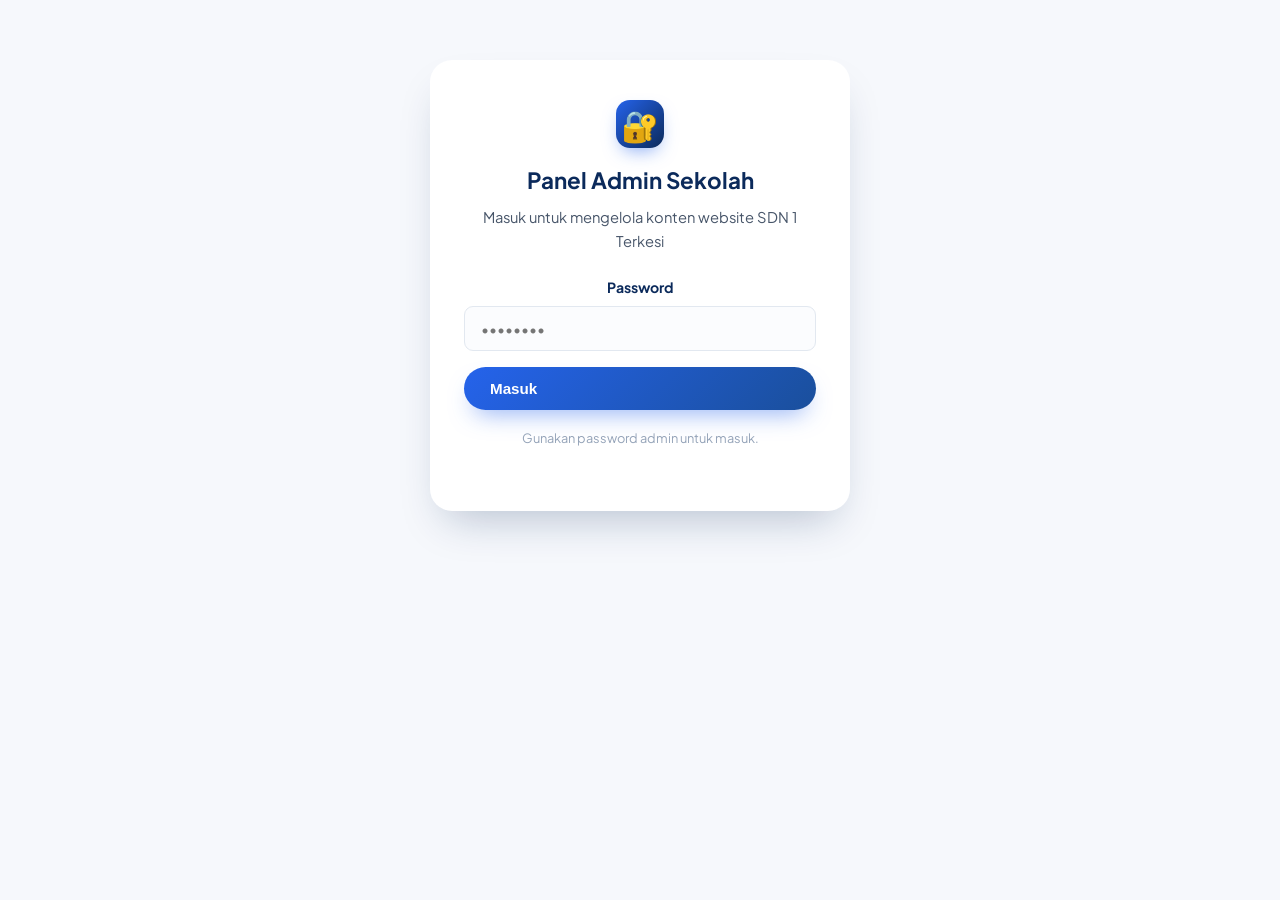
<file: admin.html>
<!DOCTYPE html>
<!DOCTYPE html>
<html lang="id">
<head>
  <meta charset="UTF-8" />
  <meta name="viewport" content="width=device-width, initial-scale=1.0" />
  <title>Panel Admin — SDN 1 Terkesi</title>
  <link rel="preconnect" href="https://fonts.googleapis.com" />
  <link rel="preconnect" href="https://fonts.gstatic.com" crossorigin />
  <link href="https://fonts.googleapis.com/css2?family=Plus+Jakarta+Sans:wght@400;600;700;800&display=swap" rel="stylesheet" />
  <link rel="stylesheet" href="css/style.css" />
  <link rel="icon" href="data:image/svg+xml,<svg xmlns='http://w3.org/2000/svg' viewBox='0 0 100 100'><text y='.9em' font-size='90'>🔐</text></svg>" />
  <style>
    .admin-wrap { max-width:1100px; margin:40px auto 80px; padding:0 20px; }
    .admin-card {
      background:#fff; border:1px solid var(--border); border-radius:18px;
      padding:28px; margin-bottom:22px; box-shadow:var(--shadow-soft);
    }
    .admin-card h2 { margin-bottom:6px; color:var(--biru-900); font-size:1.25rem; font-weight:800; }
    .admin-card .hint { color:var(--slate-600); font-size:.9rem; margin-bottom:18px; }
    .label-kecil { display:block; font-weight:700; font-size:.85rem; color:var(--biru-900); margin-bottom:6px; }
    .admin-grid { display:grid; grid-template-columns:1fr 1fr; gap:14px; }
    .admin-grid .full { grid-column:1/-1; }
    .foto-baris { display:flex; gap:16px; align-items:center; margin-top:6px; flex-wrap:wrap; }
    .foto-preview {
      width:120px; height:120px; border-radius:14px; object-fit:cover;
      border:2px solid var(--border); background:#f1f5f9;
    }
    .foto-preview.bulat { border-radius:50%; }
    .btn-merah { background:#fee2e2; color:#b91c1c; }
    .btn-merah:hover { background:#fecaca; }
    .btn-hijau { background:#dcfce7; color:#166534; }
    .login-box {
      max-width:420px; margin:60px auto; background:#fff; border-radius:22px;
      padding:40px 34px; box-shadow:var(--shadow-lift); text-align:center;
    }
    .login-box .brand-logo { margin:0 auto 14px; }
    .login-box h1 { font-size:1.4rem; color:var(--biru-900); margin-bottom:6px; }
    .login-box p  { color:var(--slate-600); font-size:.92rem; margin-bottom:22px; }
    .status-bar {
      position:sticky; top:0; z-index:50; background:var(--biru-900); color:#fff;
      padding:12px 20px; display:none; align-items:center; justify-content:space-between;
      gap:12px; flex-wrap:wrap; font-size:.9rem;
    }
    .status-bar.show { display:flex; }
    .status-bar b { color:var(--emas-400); }
    .tersembunyi { display:none !important; }
    .toggle-baris { display:flex; align-items:center; justify-content:space-between; gap:14px; padding:14px 0; border-bottom:1px dashed var(--border); }
    .switch { position:relative; width:52px; height:28px; flex:none; }
    .switch input { opacity:0; width:0; height:0; }
    .slider {
      position:absolute; cursor:pointer; inset:0; background:#cbd5e1; border-radius:999px;
      transition:.25s;
    }
    .slider::before {
      content:""; position:absolute; height:20px; width:20px; left:4px; top:4px;
      background:#fff; border-radius:50%; transition:.25s;
    }
    input:checked + .slider { background:#10b981; }
    input:checked + .slider::before { transform:translateX(24px); }
    .item-editor {
      border:1px dashed var(--border); border-radius:14px; padding:16px; margin-bottom:12px;
    }
    .item-editor .hapus {
      background:#fee2e2; color:#b91c1c; border:0; border-radius:8px; padding:6px 12px;
      font-weight:700; cursor:pointer; font-size:.8rem;
    }
    .tombol-kecil { background:#eff6ff; color:#1d4ed8; border:0; border-radius:8px; padding:8px 14px; font-weight:700; cursor:pointer; font-size:.85rem; }
    @media (max-width:700px) { .admin-grid { grid-template-columns:1fr; } }
  </style>
</head>
<body>

  <!-- LOGIN -->
  <section id="loginView">
    <div class="login-box">
      <span class="brand-logo" style="display:grid; place-items:center; font-size:1.9rem;">🔐</span>      <h1>Panel Admin Sekolah</h1>
      <p>Masuk untuk mengelola konten website SDN 1 Terkesi</p>
      <form id="loginForm">
        <div class="form-group">
          <label class="label-kecil">Password</label>
          <input type="password" id="pass" placeholder="••••••••" autocomplete="current-password" />
        </div>
        <button class="btn btn-solid" style="width:100%" type="submit">Masuk</button>
        <p id="loginError" style="color:#b91c1c; font-size:.88rem; margin-top:12px; display:none;">Password salah!</p>
        <p style="color:#94a3b8; font-size:.8rem; margin-top:18px;">
          Gunakan password admin untuk masuk.
        </p>
      </form>
    </div>
  </section>

  <!-- STATUS BAR -->
  <div class="status-bar" id="statusBar">
    <span>✅ Login: <b id="userLabel">admin</b> — data tersimpan otomatis di browser ini</span>
    <span style="display:flex; gap:10px; flex-wrap:wrap">
      <a class="btn btn-gold" href="index.html" target="_blank">Lihat Website</a>
      <button class="btn btn-merah" id="btnLogout" type="button">Keluar</button>
    </span>
  </div>

  <!-- EDITOR -->
  <section id="adminView" class="tersembunyi">
    <div class="admin-wrap">
      <h1 style="font-size:1.7rem; font-weight:800; color:var(--biru-900)">Kelola Website SDN 1 Terkesi</h1>
      <p style="color:var(--slate-600); margin-bottom:24px; font-size:.95rem;">
        Semua perubahan tersimpan otomatis dan langsung tampil di website.
      </p>

      <!-- PENGATURAN CEPAT -->
      <div class="admin-card">
        <h2>⚡ Pengaturan Cepat</h2>
        <p class="hint">Saklar ON/OFF — efeknya langsung terlihat di seluruh website.</p>

        <div class="toggle-baris">
          <div>
            <b>Pendaftaran Siswa Baru (PPDB)</b><br />
            <small style="color:var(--slate-600)">ON = formulir pendaftaran terbuka di halaman PPDB; OFF = ditutup dengan pesan.</small>
          </div>
          <label class="switch">
            <input type="checkbox" id="tgPPDB" checked />
            <span class="slider"></span>
          </label>
        </div>

        <div class="toggle-baris" style="border-bottom:0">
          <div>
            <b>Tombol WhatsApp Melayang</b><br />
            <small style="color:var(--slate-600)">Tampilkan/sembunyikan tombol chat WhatsApp di kanan bawah semua halaman.</small>
          </div>
          <label class="switch">
            <input type="checkbox" id="tgWA" checked />
            <span class="slider"></span>
          </label>
        </div>
      </div>

      <!-- WHATSAPP -->
      <div class="admin-card">
        <h2>💬 WhatsApp</h2>
        <p class="hint">Nomor ditulis mulai 62 (format internasional, tanpa +). Contoh: 6281234567890</p>
        <div class="admin-grid">
          <div><label class="label-kecil">Nomor WhatsApp</label>
            <input id="f_waNomor" type="text" placeholder="6281234567890" /></div>
          <div><label class="label-kecil">Pesan Otomatis</label>
            <input id="f_waPesan" type="text" /></div>
        </div>
      </div>

      <!-- IDENTITAS -->
      <div class="admin-card">
        <h2>🏫 Identitas Sekolah</h2>
        <div class="admin-grid">
          <div class="full"><label class="label-kecil">Nama Sekolah</label>
            <input id="f_namaSekolah" type="text" /></div>
          <div><label class="label-kecil">Tagline / Lokasi</label>
            <input id="f_tagline" type="text" /></div>
          <div><label class="label-kecil">NPSN</label>
            <input id="f_npsn" type="text" /></div>
          <div><label class="label-kecil">Telepon</label>
            <input id="f_telepon" type="text" /></div>
          <div><label class="label-kecil">Email</label>
            <input id="f_email" type="text" /></div>
          <div class="full"><label class="label-kecil">Alamat Lengkap</label>
            <textarea id="f_alamat" rows="2"></textarea></div>
        </div>
      </div>

      <!-- HERO -->
      <div class="admin-card">
        <h2>🖼️ Hero Beranda</h2>
        <div class="admin-grid">
          <div><label class="label-kecil">Judul kalimat 1</label>
            <input id="f_hero1" type="text" /></div>
          <div><label class="label-kecil">Kata kunci (emas)</label>
            <input id="f_hero2" type="text" /></div>
          <div class="full"><label class="label-kecil">Judul kalimat 3</label>
            <input id="f_hero3" type="text" /></div>
          <div class="full"><label class="label-kecil">Deskripsi</label>
            <textarea id="f_herodesc" rows="3"></textarea></div>
          <div class="full foto-url-baris" id="fotoHeroUrl">
            <!-- baris link foto hero dibuat otomatis oleh admin.js -->
          </div>
        </div>
      </div>

      <!-- KEPALA SEKOLAH -->
      <div class="admin-card">
        <h2>👤 Kepala Sekolah</h2>
        <div class="foto-url-baris" id="fotoKSUrl">
          <!-- baris link foto kepala sekolah dibuat otomatis oleh admin.js -->
        </div>
        <div class="admin-grid" style="margin-top:16px">
          <div class="full"><label class="label-kecil">Nama</label>
            <input id="f_ksnama" type="text" /></div>
          <div class="full"><label class="label-kecil">Sambutan</label>
            <textarea id="f_ksSambutan" rows="5"></textarea></div>
        </div>
      </div>

      <!-- GURU -->
      <div class="admin-card">
        <h2>👩‍🏫 Daftar Guru</h2>
        <p class="hint">Klik "+ Tambah Guru" untuk menambah. Foto otomatis dari inisial nama — bisa diganti per guru.</p>
        <div id="guruEditors"></div>
        <button class="tombol-kecil" id="btnTambahGuru" type="button">+ Tambah Guru</button>
      </div>

      <!-- PROGRAM & EKSKUL -->
      <div class="admin-card">
        <h2>⚽ Program &amp; Ekstrakurikuler</h2>
        <p class="hint">Kartu program unggulan dan daftar ekskul (pramuka, BTQ, karawitan, dll).</p>
        <div id="programEditors"></div>
        <button class="tombol-kecil" id="btnTambahProgram" type="button">+ Tambah Program</button>
        <div id="ekskulEditors" style="margin-top:18px"></div>
        <button class="tombol-kecil" id="btnTambahEkskul" type="button">+ Tambah Ekskul</button>
      </div>

      <!-- BERITA -->
      <div class="admin-card">
        <h2>📰 Berita</h2>
        <p class="hint">Tambah bila ada kabar baru — kartu berita tampil di beranda.</p>
        <div id="beritaEditors"></div>
        <button class="tombol-kecil" id="btnTambahBerita" type="button">+ Tambah Berita</button>
      </div>

      <!-- GALERI -->
      <div class="admin-card">
        <h2>🖼️ Galeri Kegiatan</h2>
        <p class="hint">Tempel link foto (mis. dari Google Drive/Imgur) — satu baris satu foto, beserta keterangannya.</p>
        <div id="galeriEditors"></div>
        <button class="tombol-kecil" id="btnTambahGaleri" type="button">+ Tambah Foto (link)</button>
      </div>

      <!-- KALENDER -->
      <div class="admin-card">
        <h2>📅 Kalender Sekolah</h2>
        <div id="kalenderEditors"></div>
        <button class="tombol-kecil" id="btnTambahKalender" type="button">+ Tambah Kegiatan</button>
      </div>

      <!-- UNDUHAN -->
      <div class="admin-card">
        <h2>⬇️ Unduhan</h2>
        <p class="hint">Tempel tautan Google Drive file (setelah dibagikan "anyone with the link").</p>
        <div id="unduhanEditors"></div>
        <button class="tombol-kecil" id="btnTambahUnduhan" type="button">+ Tambah Dokumen</button>
      </div>

      <!-- PENDAFTAR -->
      <div class="admin-card">
        <h2>📥 Data Pendaftar PPDB</h2>
        <p class="hint">Hanya tampil di halaman admin ini (butuh password).</p>
        <div style="display:flex; gap:10px; flex-wrap:wrap; margin-bottom:14px">
          <button class="tombol-kecil" id="btnMuatPendaftar" type="button">🔄 Muat Data</button>
          <button class="tombol-kecil" id="btnEksporCSV" type="button">📊 Ekspor CSV (Excel)</button>
        </div>
        <div style="overflow-x:auto">
          <table class="tabel-data" id="tabelPendaftar">
            <thead><tr><th>No. Daftar</th><th>Nama Anak</th><th>Kelas</th><th>Ortu</th><th>WhatsApp</th><th>Waktu</th></tr></thead>
            <tbody></tbody>
          </table>
        </div>
      </div>

      <!-- AKUN -->
      <div class="admin-card">
        <h2>🔑 Ganti Password Admin</h2>
        <div class="admin-grid">
          <div><label class="label-kecil">Password Lama</label>
            <input type="password" id="f_passLama" /></div>
          <div><label class="label-kecil">Password Baru (min 6)</label>
            <input type="password" id="f_passBaru" /></div>
        </div>
        <button class="btn btn-solid" id="btnGantiPass" type="button" style="margin-top:14px">Ganti Password</button>
        <p id="pesanPass" style="margin-top:12px; font-weight:600"></p>
      </div>

      <!-- AKSI -->
      <div class="admin-card">
        <h2>💾 Aksi Data</h2>
        <div style="display:flex; gap:12px; flex-wrap:wrap">
          <button id="btnSimpan" class="btn btn-solid" type="button">Simpan Perubahan</button>
          <button id="btnEkspor" class="btn btn-outline" type="button">Ekspor konten (JSON)</button>
          <button id="btnReset" class="btn btn-merah" type="button">Kembalikan ke bawaan</button>
        </div>
        <p id="simpanOK" style="display:none; margin-top:14px; background:#e7f8ef; color:#146c43; border:1px solid #bbe7cc; padding:12px 16px; border-radius:12px; font-weight:600;">
          Tersimpan! Buka website untuk melihat hasilnya.
        </p>
      </div>
    </div>
  </section>



  <script src="js/site.js"></script>
  <script src="js/auth.js"></script>
  <script src="js/admin.js"></script>
</body>
</html>
</file>
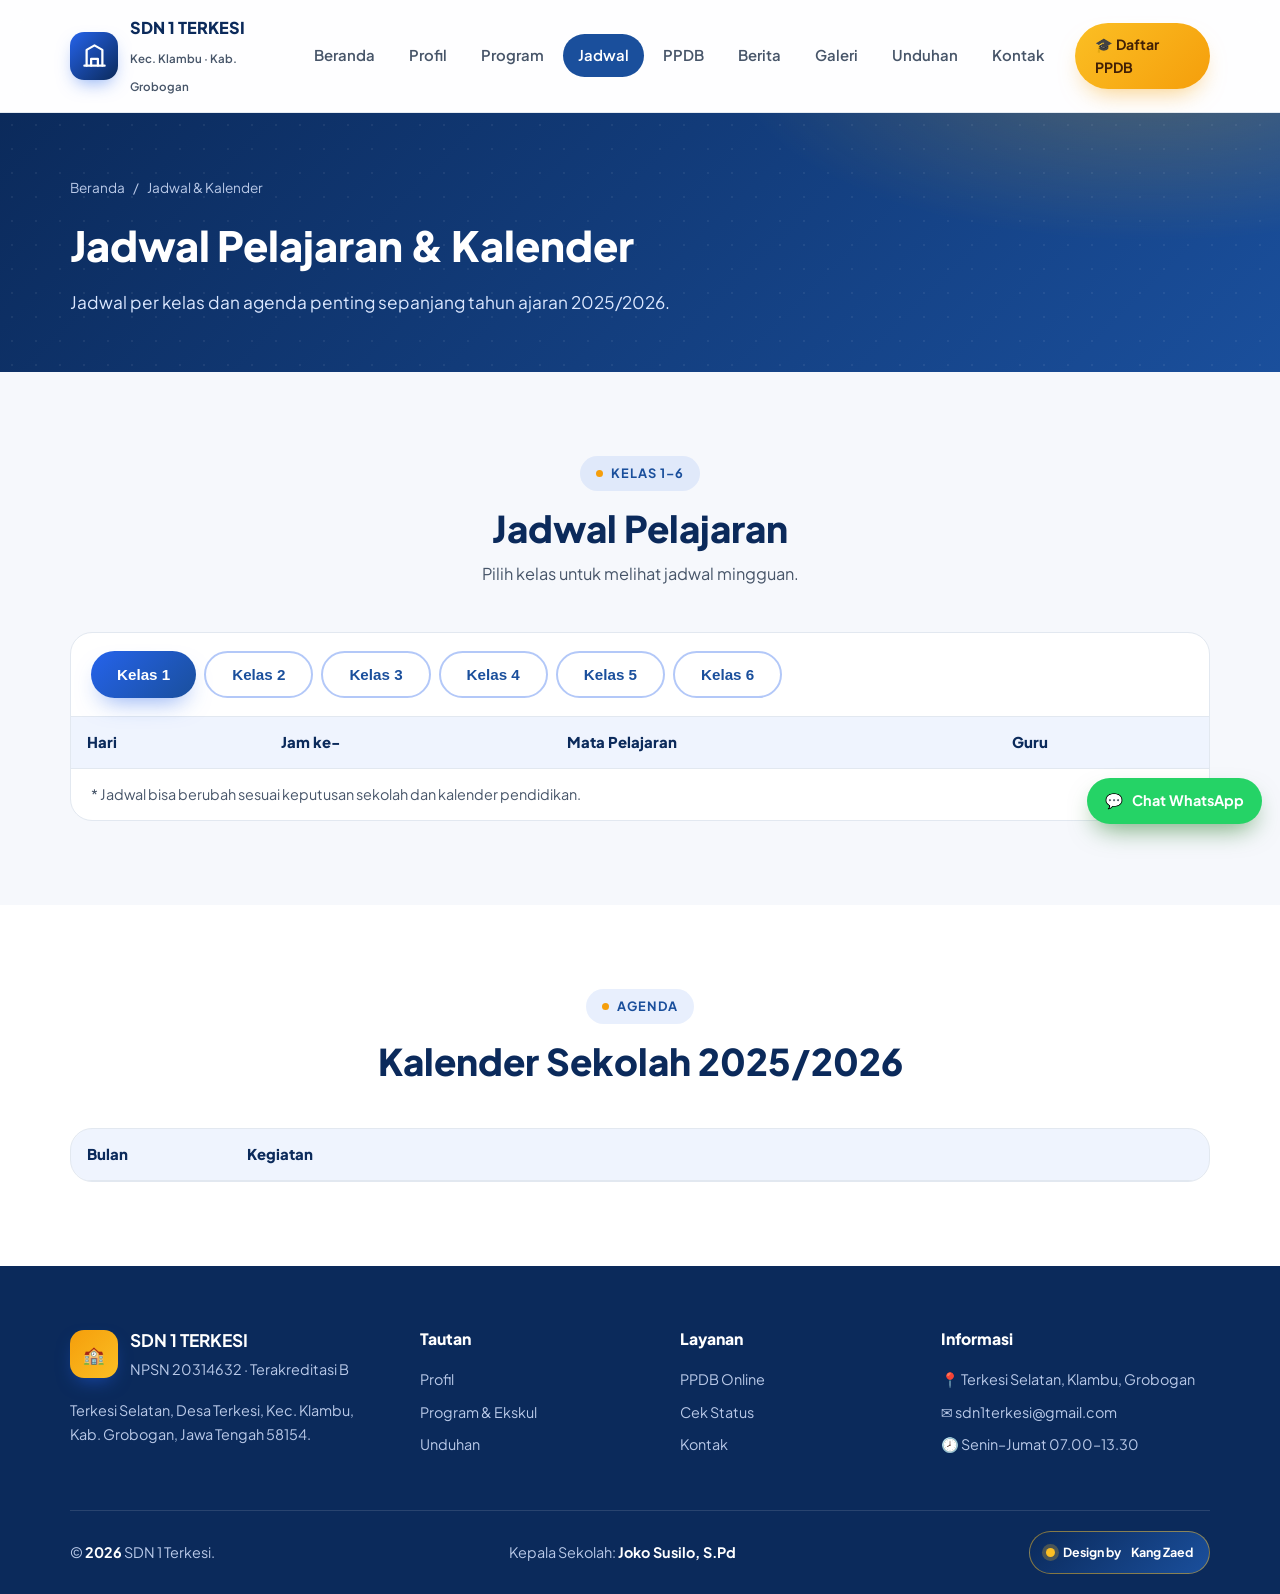
<file: jadwal.html>
<!DOCTYPE html>
<html lang="id">
<head>
  <meta charset="UTF-8" />
  <meta name="viewport" content="width=device-width, initial-scale=1.0" />
  <title>Jadwal &amp; Kalender — SDN 1 Terkesi</title>
  <meta name="description" content="Jadwal pelajaran kelas 1-6 dan kalender akademik SDN 1 Terkesi." />
  <link rel="preconnect" href="https://fonts.googleapis.com" />
  <link rel="preconnect" href="https://fonts.gstatic.com" crossorigin />
  <link href="https://fonts.googleapis.com/css2?family=Plus+Jakarta+Sans:ital,wght@0,400;0,600;0,700;0,800;1,400&display=swap" rel="stylesheet" />
  <link rel="stylesheet" href="css/style.css" />
  <link rel="icon" href="data:image/svg+xml,<svg xmlns='http://www.w3.org/2000/svg' viewBox='0 0 100 100'><text y='.9em' font-size='90'>🏫</text></svg>" />
</head>
<body>

  <header class="navbar">
    <div class="container">
      <a href="index.html" class="brand">
        <span class="brand-logo" aria-hidden="true">
          <svg viewBox="0 0 24 24" fill="none" stroke="currentColor" stroke-width="2" stroke-linecap="round" stroke-linejoin="round">
            <path d="M3 21h18" /><path d="M5 21V7l7-4 7 4v14" /><path d="M9 21v-6h6v6" /><path d="M12 3w4" />
          </svg>
        </span>
        <span>
          <span class="brand-name">SDN 1 TERKESI</span><br />
          <span class="brand-tag">Kec. Klambu · Kab. Grobogan</span>
        </span>
      </a>
      <nav class="nav-links" aria-label="Menu utama">
        <a href="index.html">Beranda</a>
        <a href="profil.html">Profil</a>
        <a href="program.html">Program</a>
        <a href="jadwal.html" class="active">Jadwal</a>
        <a href="ppdb.html">PPDB</a>
        <a href="berita.html">Berita</a>
        <a href="galeri.html">Galeri</a>
        <a href="unduhan.html">Unduhan</a>
        <a href="kontak.html">Kontak</a>
      </nav>
      <div class="nav-cta">
        <a href="ppdb.html" class="btn btn-gold">🎓 Daftar PPDB</a>
        <button class="nav-toggle" aria-label="Buka menu">☰</button>
      </div>
    </div>
  </header>

  <section class="page-hero">
    <div class="container">
      <p class="breadcrumb"><a href="index.html">Beranda</a> / <span>Jadwal &amp; Kalender</span></p>
      <h1 class="page-title">Jadwal Pelajaran &amp; Kalender</h1>
      <p style="color:#dbe7ff; margin-top:8px; max-width:640px;">
        Jadwal per kelas dan agenda penting sepanjang tahun ajaran 2025/2026.
      </p>
    </div>
  </section>

  <!-- TAB KELAS -->
  <section class="section">
    <div class="container">
      <div class="section-head">
        <span class="section-kicker">Kelas 1–6</span>
        <h2 class="section-title">Jadwal Pelajaran</h2>
        <p class="section-sub">Pilih kelas untuk melihat jadwal mingguan.</p>
      </div>

      <div class="tabel-wrap">
        <div style="display:flex; gap:8px; flex-wrap:wrap; padding:18px 20px; border-bottom:1px solid var(--border)">
          <button class="btn btn-solid tab-kelas" data-kelas="1">Kelas 1</button>
          <button class="btn btn-outline tab-kelas" data-kelas="2">Kelas 2</button>
          <button class="btn btn-outline tab-kelas" data-kelas="3">Kelas 3</button>
          <button class="btn btn-outline tab-kelas" data-kelas="4">Kelas 4</button>
          <button class="btn btn-outline tab-kelas" data-kelas="5">Kelas 5</button>
          <button class="btn btn-outline tab-kelas" data-kelas="6">Kelas 6</button>
        </div>

        <table class="tabel-data" id="tabelJadwal">
          <thead><tr><th>Hari</th><th>Jam ke-</th><th>Mata Pelajaran</th><th>Guru</th></tr></thead>
          <tbody></tbody>
        </table>
        <p style="padding:14px 20px; color:var(--slate-600); font-size:.9rem;">
          * Jadwal bisa berubah sesuai keputusan sekolah dan kalender pendidikan.
        </p>
      </div>
    </div>
  </section>

  <!-- KALENDER -->
  <section class="section" style="background:#fff">
    <div class="container">
      <div class="section-head">
        <span class="section-kicker">Agenda</span>
        <h2 class="section-title">Kalender Sekolah 2025/2026</h2>
      </div>
      <div class="tabel-wrap">
        <table id="tabelKalender" class="tabel-data">
          <thead><tr><th style="width:160px">Bulan</th><th>Kegiatan</th></tr></thead>
          <tbody></tbody>
        </table>
      </tr>
      </div>
    </div>
  </section>

  <footer class="footer">
    <div class="container">
      <div class="footer-grid">
        <div>
          <div class="footer-brand">
            <span class="brand-logo">🏫</span>
            <span><b style="color:#fff">SDN 1 TERKESI</b><br /><small style="color:#b9c9e8">NPSN 20314632 · Terakreditasi B</small></span>
          </div>
          <p>Terkesi Selatan, Desa Terkesi, Kec. Klambu, Kab. Grobogan, Jawa Tengah 58154.</p>
        </div>
        <div>
          <h4>Tautan</h4>
          <ul>
            <li><a href="profil.html">Profil</a></li>
            <li><a href="program.html">Program &amp; Ekskul</a></li>
            <li><a href="unduhan.html">Unduhan</a></li>
          </ul>
        </div>
        <div>
          <h4>Layanan</h4>
          <ul>
            <li><a href="ppdb.html">PPDB Online</a></li>
            <li><a href="ppdb.html#status">Cek Status</a></li>
            <li><a href="kontak.html">Kontak</a></li>
          </ul>
        </div>
        <div>
          <h4>Informasi</h4>
          <ul>
            <li>📍 Terkesi Selatan, Klambu, Grobogan</li>
            <li>✉️ sdn1terkesi@gmail.com</li>
            <li>🕗 Senin–Jumat 07.00–13.30</li>
          </ul>
        </div>
      </div>
      <div class="footer-bottom">
        <p>© <b data-year>2026</b> SDN 1 Terkesi.</p>
        <p>Kepala Sekolah: <b>Joko Susilo, S.Pd</b></p>
              <p style=":auto"><a class="credit-badge" href="#" title="Desain oleh Kang Zaed">
          <span class="dot" aria-hidden="true"></span> Design by <b>&nbsp;Kang Zaed</b>
        </a></p>
      </div>
    </div>
  </footer>

  <button class="back-top" aria-label="Kembali ke atas">↑</button>

  <script src="js/site.js"></script>
  <script src="js/apply-konten.js"></script>
  <script src="js/main.js"></script>
</body>
</html>
</file>
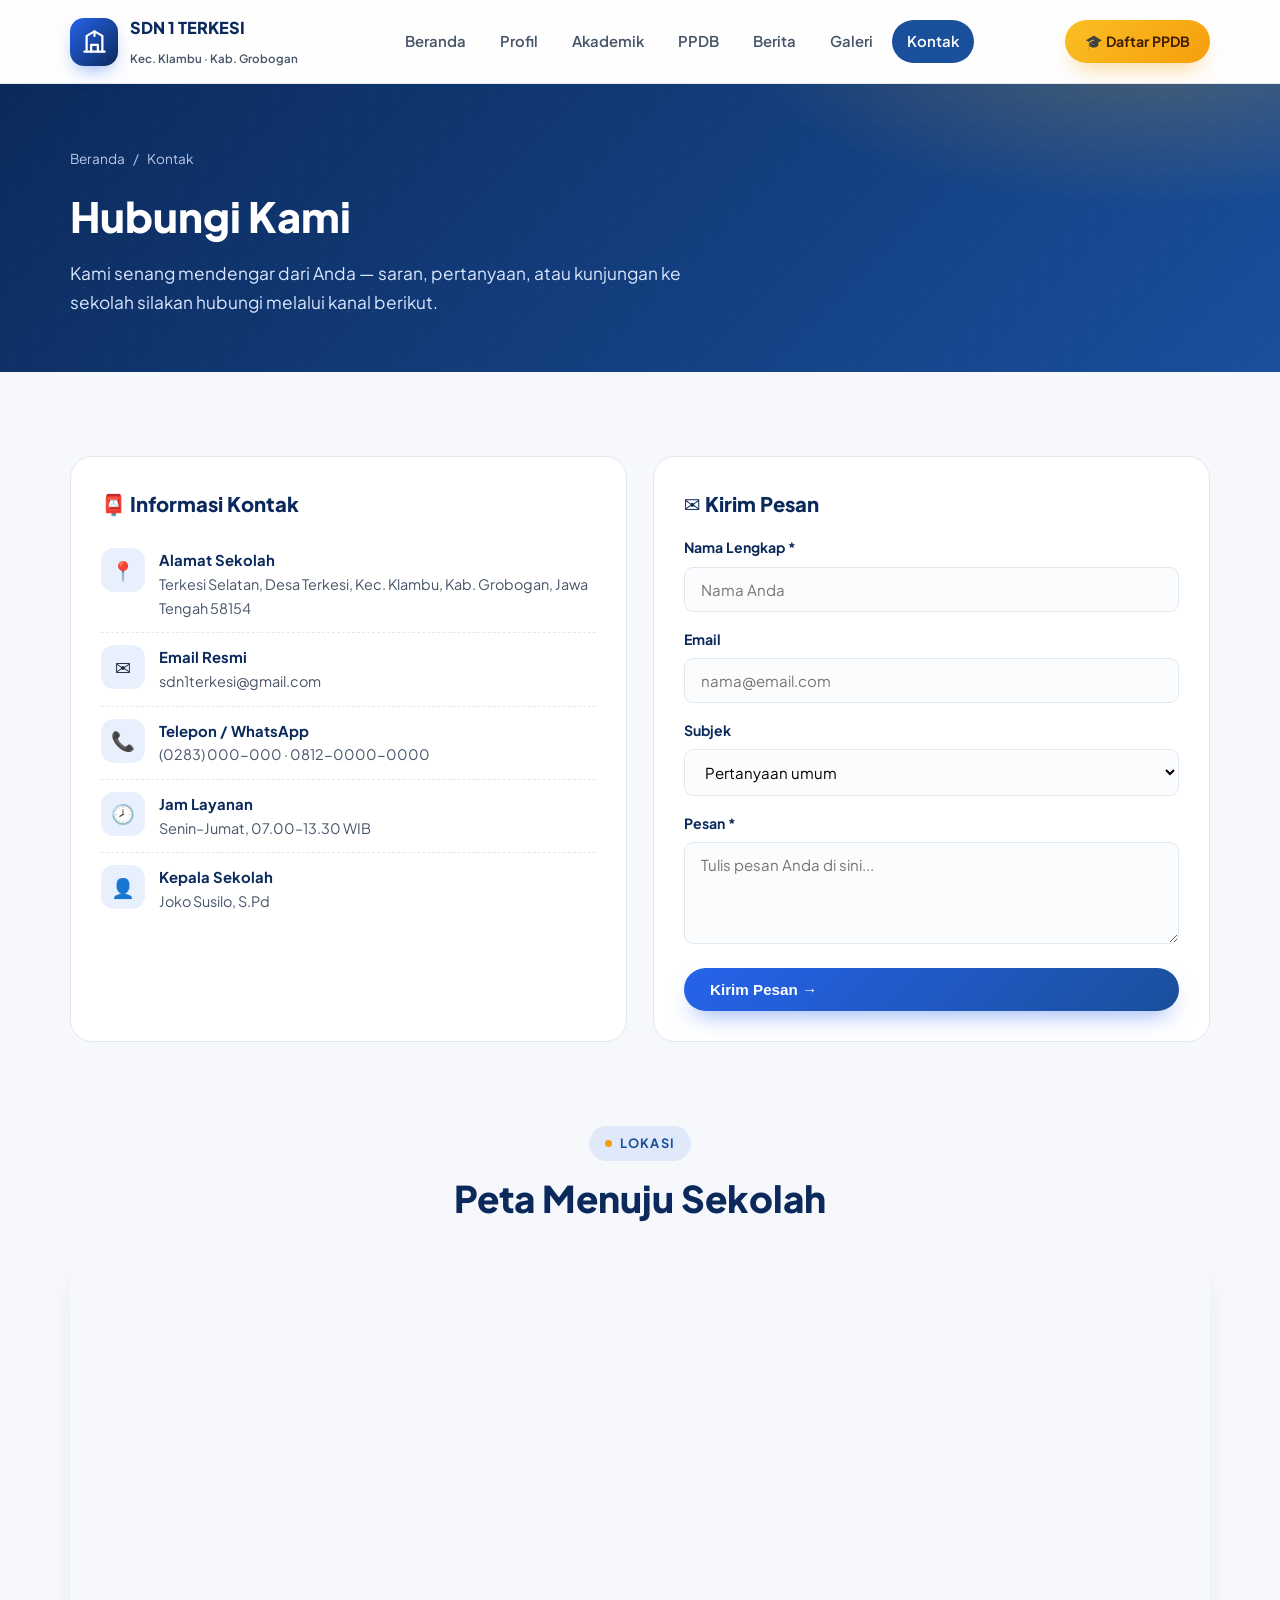
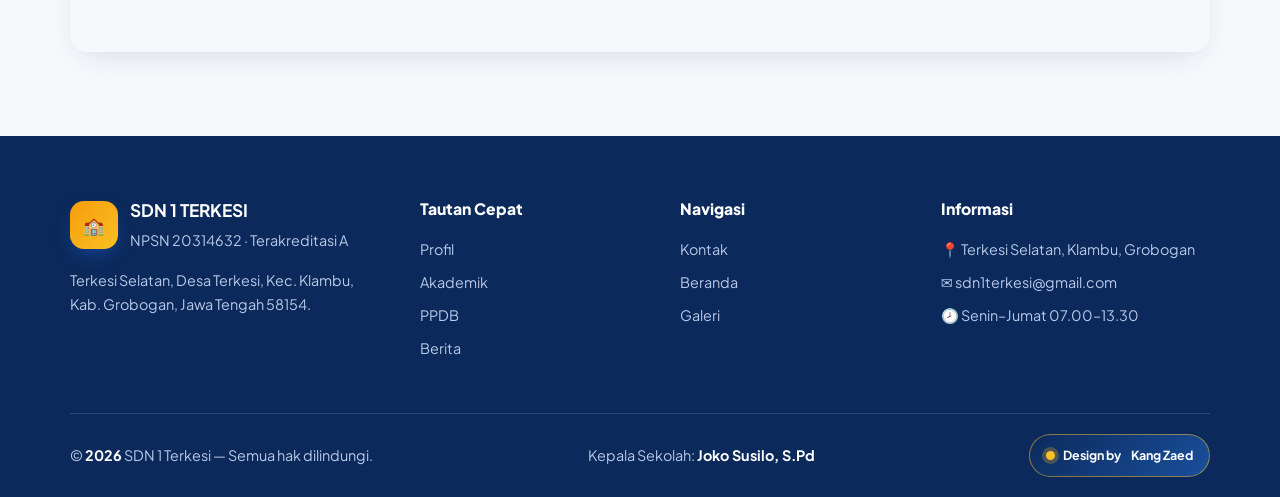
<file: kontak.html>
<!DOCTYPE html>
<html lang="id">
<head>
  <meta charset="UTF-8" />
  <meta name="viewport" content="width=device-width, initial-scale=1.0" />
  <title>Kontak — SDN 1 Terkesi</title>
  <meta name="description" content="Hubungi SDN 1 Terkesi: alamat, telepon, email, dan formulir pesan." />
  <link rel="preconnect" href="https://fonts.googleapis.com" />
  <link rel="preconnect" href="https://fonts.gstatic.com" crossorigin />
  <link href="https://fonts.googleapis.com/css2?family=Plus+Jakarta+Sans:ital,wght@0,400;0,600;0,700;0,800;1,400&display=swap" rel="stylesheet" />
  <link rel="stylesheet" href="css/style.css" />
  <link rel="icon" href="data:image/svg+xml,<svg xmlns='http://www.w3.org/2000/svg' viewBox='0 0 100 100'><text y='.9em' font-size='90'>🏫</text></svg>" />
</head>
<body>

  <header class="navbar">
    <div class="container">
      <a href="index.html" class="brand">
        <span class="brand-logo" aria-hidden="true">
          <svg viewBox="0 0 24 24" fill="none" stroke="currentColor" stroke-width="2" stroke-linecap="round" stroke-linejoin="round">
            <path d="M3 21h18" /><path d="M5 21V7l7-4 7 4v14" /><path d="M9 21v-6h6v6" /><path d="M12 3v4" />
          </svg>
        </span>
        <span>
          <span class="brand-name">SDN 1 TERKESI</span><br />
          <span class="brand-tag">Kec. Klambu · Kab. Grobogan</span>
        </span>
      </a>
      <nav class="nav-links" aria-label="Menu utama">
        <a href="index.html">Beranda</a>
        <a href="profil.html">Profil</a>
        <a href="akademik.html">Akademik</a>
        <a href="ppdb.html">PPDB</a>
        <a href="berita.html">Berita</a>
        <a href="galeri.html">Galeri</a>
        <a href="kontak.html" class="active">Kontak</a>
      </nav>
      <div class="nav-cta">
        <a href="ppdb.html" class="btn btn-gold">🎓 Daftar PPDB</a>
        <button class="nav-toggle" aria-label="Buka menu">☰</button>
      </div>
    </div>
  </header>

  <!-- HERO -->
  <section class="page-hero">
    <div class="container">
      <p class="breadcrumb"><a href="index.html">Beranda</a> / <span>Kontak</span></p>
      <h1 class="page-title">Hubungi Kami</h1>
      <p style="color:#dbe7ff; margin-top:8px; max-width:640px;">
        Kami senang mendengar dari Anda — saran, pertanyaan, atau kunjungan
        ke sekolah silakan hubungi melalui kanal berikut.
      </p>
    </div>
  </section>

  <!-- KONTAK -->
  <section class="section">
    <div class="container">
      <div class="kontak-grid">
        <!-- INFO KONTAK -->
        <div class="kontak-kartu">
          <h3>📮 Informasi Kontak</h3>
          <div class="info-row">
            <span class="info-ikon">📍</span>
            <div>
              <b>Alamat Sekolah</b>
              <p>Terkesi Selatan, Desa Terkesi, Kec. Klambu, Kab. Grobogan, Jawa Tengah 58154</p>
            </div>
          </div>
          <div class="info-row">
            <span class="info-ikon">✉️</span>
            <div>
              <b>Email Resmi</b>
              <p>sdn1terkesi@gmail.com</p>
            </div>
          </div>
          <div class="info-row">
            <span class="info-ikon">📞</span>
            <div>
              <b>Telepon / WhatsApp</b>
              <p>(0283) 000-000 · 0812-0000-0000</p>
            </div>
          </div>
          <div class="info-row">
            <span class="info-ikon">🕗</span>
            <div>
              <b>Jam Layanan</b>
              <p>Senin–Jumat, 07.00–13.30 WIB</p>
            </div>
          </div>
          <div class="info-row">
            <span class="info-ikon">👤</span>
            <div>
              <b>Kepala Sekolah</b>
              <p>Joko Susilo, S.Pd</p>
            </div>
          </div>
        </div>

        <!-- FORM -->
        <div class="kontak-kartu">
          <h3>✉️ Kirim Pesan</h3>
          <form data-demo>
            <div class="form-group">
              <label for="nama">Nama Lengkap *</label>
              <input type="text" id="nama" name="nama" placeholder="Nama Anda" required />
            </div>
            <div class="form-group">
              <label for="email">Email</label>
              <input type="email" id="email" name="email" placeholder="nama@email.com" />
            </div>
            <div class="form-group">
              <label for="subjek">Subjek</label>
              <select id="subjek" name="subjek">
                <option>Pertanyaan umum</option>
                <option>Pendaftaran siswa baru (PPDB)</option>
                <option>Saran &amp; masukan</option>
                <option>Kerja sama / CSR</option>
              </select>
            </div>
            <div class="form-group">
              <label for="pesan">Pesan *</label>
              <textarea id="pesan" name="pesan" rows="4" placeholder="Tulis pesan Anda di sini..." required></textarea>
            </div>
            <button type="submit" class="btn btn-solid" style="width:100%">Kirim Pesan →</button>
            <p class="form-pesan" style="display:none; margin-top:16px; background:#e7f8ef; color:#146c43; border:1px solid #bbe7cc; padding:14px 18px; border-radius:12px; font-weight:600;">
              ✅ Terima kasih! Pesan Anda terkirim. Kami akan segera merespons.
            </p>
          </form>
        </div>
      </div>
    </div>
  </section>

  <!-- PETA -->
  <section class="section" style="padding-top:0">
    <div class="container">
      <div class="section-head">
        <span class="section-kicker">Lokasi</span>
        <h2 class="section-title">Peta Menuju Sekolah</h2>
      </div>
      <div style="border-radius:18px; overflow:hidden; box-shadow:var(--shadow-soft)">
        <iframe title="Peta lokasi SDN 1 Terkesi" src="https://www.google.com/maps?q=Terkesi,Klambu,Grobogan&output=embed" width="100%" height="380" style="border:0" loading="lazy"></iframe>
      </div>
    </div>
  </section>

  <footer class="footer">
    <div class="container">
      <div class="footer-grid">
        <div>
          <div class="footer-brand">
            <span class="brand-logo">🏫</span>
            <span><b style="color:#fff">SDN 1 TERKESI</b><br /><small style="color:#b9c9e8">NPSN 20314632 · Terakreditasi A</small></span>
          </div>
          <p>Terkesi Selatan, Desa Terkesi, Kec. Klambu, Kab. Grobogan, Jawa Tengah 58154.</p>
        </div>
        <div>
          <h4>Tautan Cepat</h4>
          <ul>
            <li><a href="profil.html">Profil</a></li>
            <li><a href="akademik.html">Akademik</a></li>
            <li><a href="ppdb.html">PPDB</a></li>
            <li><a href="berita.html">Berita</a></li>
          </ul>
        </div>
        <div>
          <h4>Navigasi</h4>
          <ul>
            <li><a href="kontak.html">Kontak</a></li>
            <li><a href="index.html">Beranda</a></li>
            <li><a href="galeri.html">Galeri</a></li>
          </ul>
        </div>
        <div>
          <h4>Informasi</h4>
          <ul>
            <li>📍 Terkesi Selatan, Klambu, Grobogan</li>
            <li>✉️ sdn1terkesi@gmail.com</li>
            <li>🕗 Senin–Jumat 07.00–13.30</li>
          </ul>
        </div>
      </div>
      <div class="footer-bottom">
        <p>© <b data-year>2026</b> SDN 1 Terkesi — Semua hak dilindungi.</p>
        <p>Kepala Sekolah: <b>Joko Susilo, S.Pd</b></p>
              <p style=":auto"><a class="credit-badge" href="#" title="Desain oleh Kang Zaed">
          <span class="dot" aria-hidden="true"></span> Design by <b>&nbsp;Kang Zaed</b>
        </a></p>
      </div>
    </div>
  </footer>

  <button class="back-top" aria-label="Kembali ke atas">↑</button>

  <script src="js/main.js"></script>
</body>
</html>
</file>
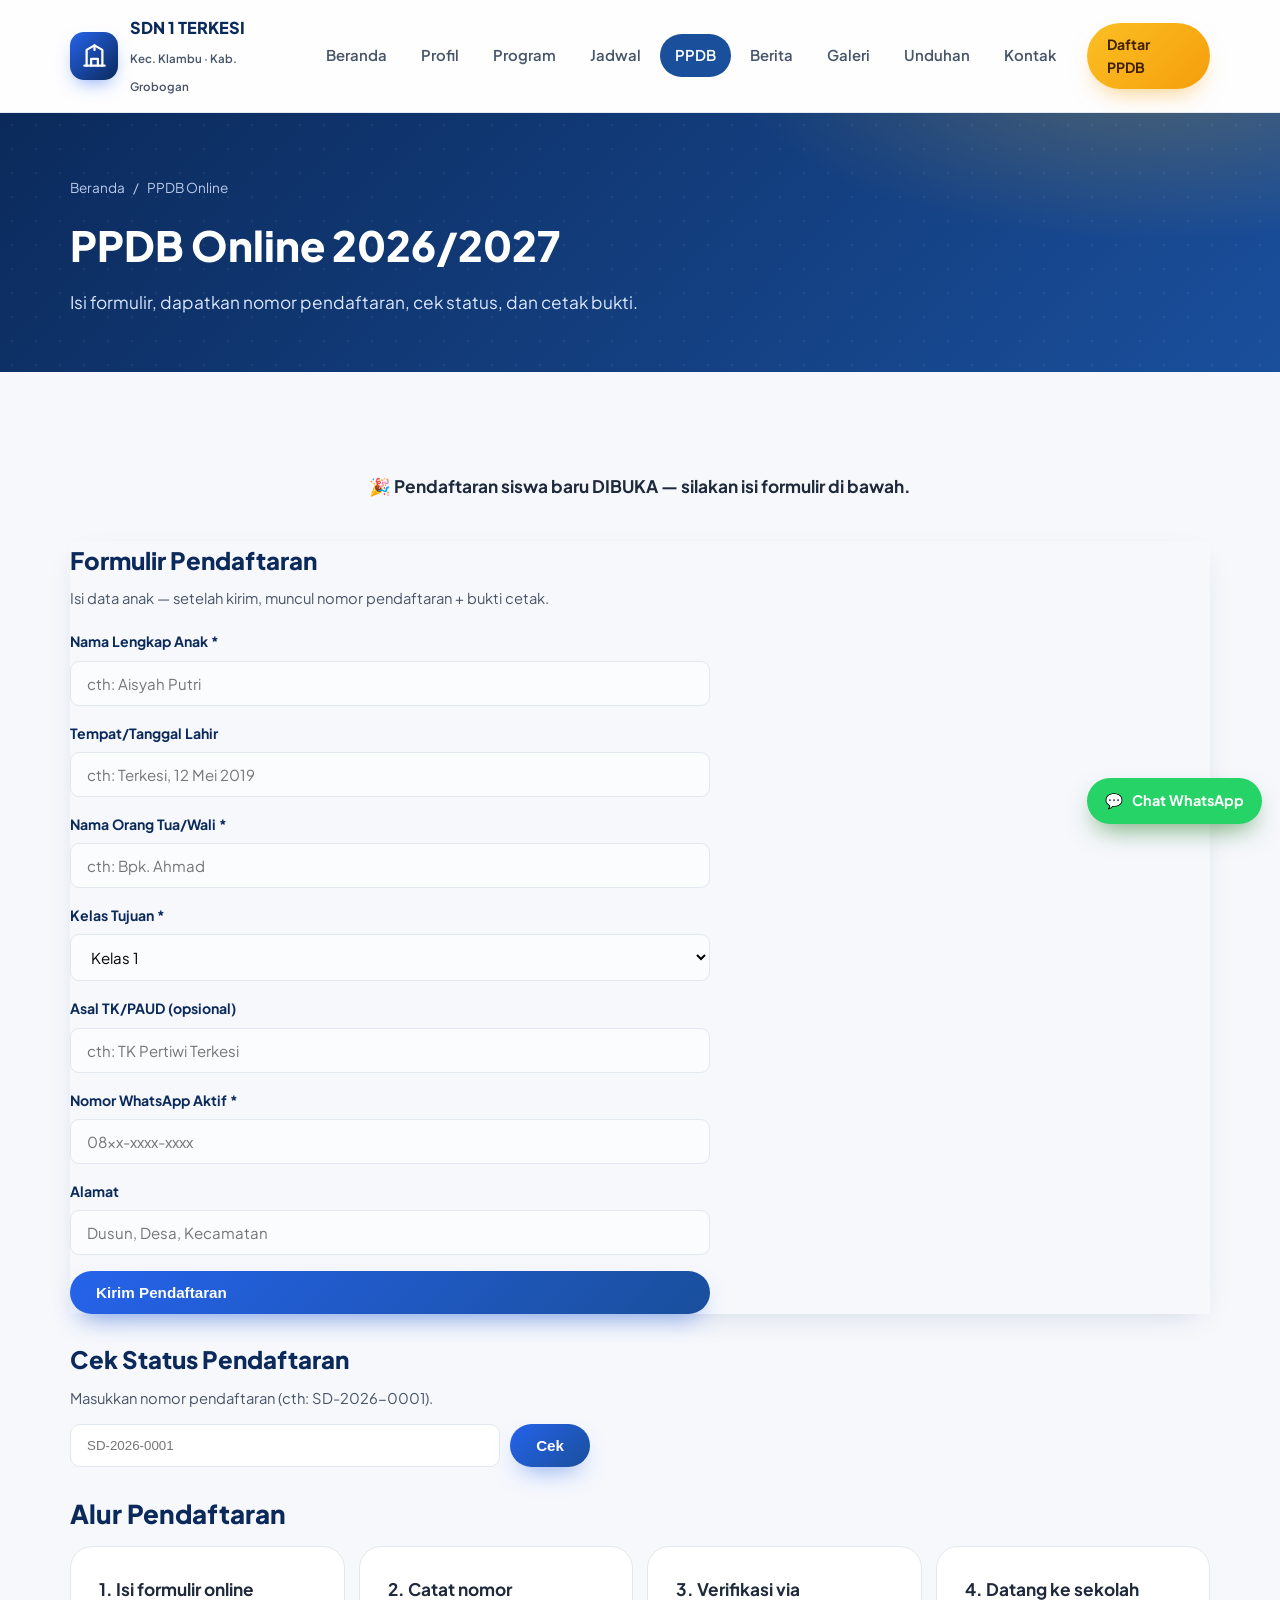
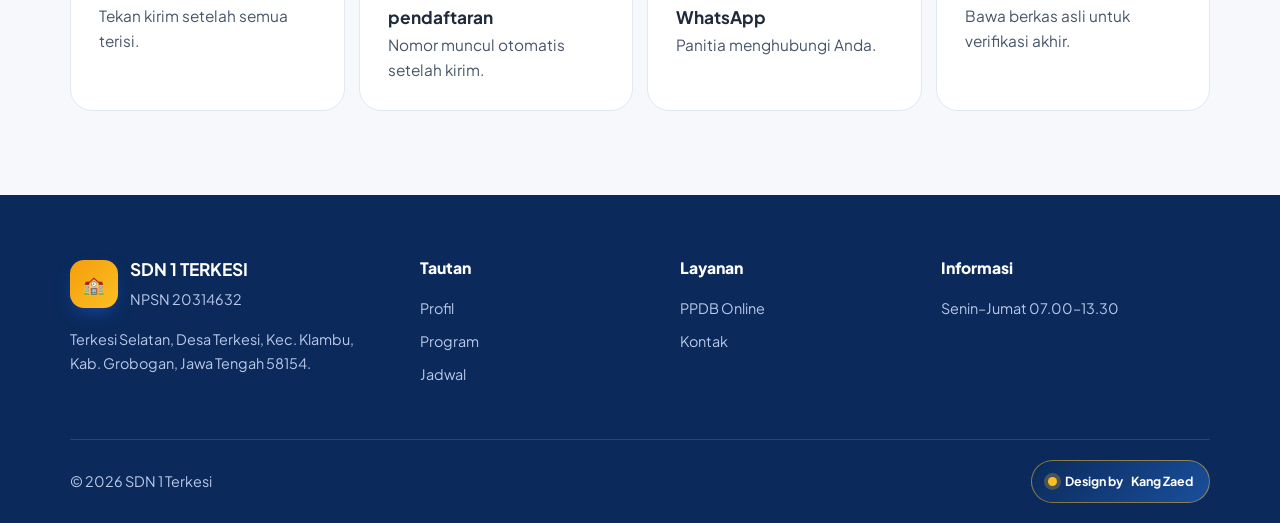
<file: ppdb.html>
<!DOCTYPE html>
<html lang="id">
<head>
  <meta charset="UTF-8" />
  <meta name="viewport" content="width=device-width, initial-scale=1.0" />
  <title>PPDB Online — SDN 1 Terkesi</title>
  <link rel="preconnect" href="https://fonts.googleapis.com" />
  <link rel="preconnect" href="https://fonts.gstatic.com" crossorigin />
  <link href="https://fonts.googleapis.com/css2?family=Plus+Jakarta+Sans:wght@400;600;700;800&display=swap" rel="stylesheet" />
  <link rel="stylesheet" href="css/style.css" />
  <link rel="icon" href="data:image/svg+xml,<svg xmlns='http://www.w3.org/2000/svg' viewBox='0 0 100 100'><text y='.9em' font-size='90'>🏫</text></svg>" />
  <style>
    .ribbon-ppdb { display:none; margin-bottom:24px; padding:16px 22px; border-radius:14px; font-weight:700; text-align:center; }
    .bukti-kartu { max-width:640px; margin:26px auto 0; background:#fff; border:2px dashed var(--biru-700); border-radius:18px; padding:28px; }
    @media print {
      .navbar, .footer, .credit-badge, .wa-float, .back-top, #formStatus, #statusHasil { display:none !important; }
    }
  </style>
</head>
<body>

  <header class="navbar">
    <div class="container">
      <a href="index.html" class="brand">
        <span class="brand-logo" aria-hidden="true">
          <svg viewBox="0 0 24 24" fill="none" stroke="currentColor" stroke-width="2" stroke-linecap="round" stroke-linejoin="round">
            <path d="M3 21h18" /><path d="M5 21V7l7-4 7 4v14" /><path d="M9 21v-6h6v6" /><path d="M12 3v4" />
          </svg>
        </span>
        <span>
          <span class="brand-name">SDN 1 TERKESI</span><br />
          <span class="brand-tag">Kec. Klambu · Kab. Grobogan</span>
        </span>
      </a>
      <nav class="nav-links" aria-label="Menu utama">
        <a href="index.html">Beranda</a>
        <a href="profil.html">Profil</a>
        <a href="program.html">Program</a>
        <a href="jadwal.html">Jadwal</a>
        <a href="ppdb.html" class="active">PPDB</a>
        <a href="berita.html">Berita</a>
        <a href="galeri.html">Galeri</a>
        <a href="unduhan.html">Unduhan</a>
        <a href="kontak.html">Kontak</a>
      </nav>
      <div class="nav-cta">
        <a href="ppdb.html" class="btn btn-gold">Daftar PPDB</a>
        <button class="nav-toggle" aria-label="Buka menu">☰</button>
      </div>
    </div>
  </header>

  <section class="page-hero">
    <div class="container">
      <p class="breadcrumb"><a href="index.html">Beranda</a> / <span>PPDB Online</span></p>
      <h1 class="page-title">PPDB Online 2026/2027</h1>
      <p style="color:#dbe7ff; margin-top:8px; max-width:640px;">
        Isi formulir, dapatkan nomor pendaftaran, cek status, dan cetak bukti.
      </p>
    </div>
  </section>

  <section class="section">
    <div class="container">
      <p class="ribbon-ppdb buka" id="ppdbTutupRibbon"></p>

      <div class="admin-card" style="box-shadow:var(--shadow-soft)">
        <h2 style="font-size:1.5rem; font-weight:800; color:var(--biru-900); margin-bottom:6px">Formulir Pendaftaran</h2>
        <p style="color:#475569; font-size:.92rem">
          Isi data anak — setelah kirim, muncul nomor pendaftaran + bukti cetak.
        </p>
        <form id="formPPDB" style="max-width:640px; margin-top:20px">
          <div class="form-group">
            <label class="label-kecil">Nama Lengkap Anak *</label>
            <input name="nama" required placeholder="cth: Aisyah Putri" />
          </div>
          <div class="form-group">
            <label class="label-kecil">Tempat/Tanggal Lahir</label>
            <input name="ttl" placeholder="cth: Terkesi, 12 Mei 2019" />
          </div>
          <div class="form-group">
            <label class="label-kecil">Nama Orang Tua/Wali *</label>
            <input name="nama_ortu" required placeholder="cth: Bpk. Ahmad" />
          </div>
          <div class="form-group">
            <label class="label-kecil">Kelas Tujuan *</label>
            <select name="kelas_tujuan" required>
              <option value="1">Kelas 1</option>
              <option value="2">Kelas 2</option>
              <option value="3">Kelas 3</option>
              <option value="4">Kelas 4</option>
              <option value="5">Kelas 5</option>
              <option value="6">Kelas 6</option>
              <option value="pindahan">Pindahan</option>
            </select>
          </div>
          <div class="form-group">
            <label class="label-kecil">Asal TK/PAUD (opsional)</label>
            <input name="asal_tk" placeholder="cth: TK Pertiwi Terkesi" />
          </div>
          <div class="form-group">
            <label class="label-kecil">Nomor WhatsApp Aktif *</label>
            <input name="wa" required placeholder="08xx-xxxx-xxxx" />
          </div>
          <div class="form-group">
            <label class="label-kecil">Alamat</label>
            <input name="alamat" placeholder="Dusun, Desa, Kecamatan" />
          </div>
          <button class="btn btn-solid" type="submit" style="width:100%">Kirim Pendaftaran</button>
        </form>
      </div>

      <div class="admin-card" style="margin-top:26px">
        <h2 style="font-size:1.5rem; font-weight:800; color:var(--biru-900); margin-bottom:6px">Cek Status Pendaftaran</h2>
        <p style="color:#475569; font-size:.92rem">Masukkan nomor pendaftaran (cth: SD-2026-0001).</p>
        <form id="formStatus" style="display:flex; gap:10px; max-width:520px; margin-top:14px; flex-wrap:wrap">
          <input name="no" required placeholder="SD-2026-0001" style="flex:1; min-width:220px; padding:12px 16px; border-radius:10px; border:1.5px solid #e2e8f0" />
          <button class="btn btn-solid" type="submit">Cek</button>
        </form>
        <div id="statusHasil" style="display:none; margin-top:16px; padding:14px 18px; border-radius:12px; font-weight:600"></div>
      </div>

      <div id="buktiPanel"></div>

      <div class="admin-card" style="margin-top:26px">
        <h2 style="font-weight:800; color:var(--biru-900); margin-bottom:10px">Alur Pendaftaran</h2>
        <div style="display:grid; grid-template-columns:repeat(auto-fit,minmax(240px,1fr)); gap:14px">
          <div class="vm-card"><b>1. Isi formulir online</b><p>Tekan kirim setelah semua terisi.</p></div>
          <div class="vm-card"><b>2. Catat nomor pendaftaran</b><p>Nomor muncul otomatis setelah kirim.</p></div>
          <div class="vm-card"><b>3. Verifikasi via WhatsApp</b><p>Panitia menghubungi Anda.</p></div>
          <div class="vm-card"><b>4. Datang ke sekolah</b><p>Bawa berkas asli untuk verifikasi akhir.</p></div>
        </div>
      </div>
    </div>
  </section>

  <footer class="footer">
    <div class="container">
      <div class="footer-grid">
        <div>
          <div class="footer-brand">
            <span class="brand-logo">🏫</span>
            <span><b style="color:#fff">SDN 1 TERKESI</b><br /><small style="color:#b9c9e8">NPSN 20314632</small></span>
          </div>
          <p>Terkesi Selatan, Desa Terkesi, Kec. Klambu, Kab. Grobogan, Jawa Tengah 58154.</p>
        </div>
        <div>
          <h4>Tautan</h4>
          <ul>
            <li><a href="profil.html">Profil</a></li>
            <li><a href="program.html">Program</a></li>
            <li><a href="jadwal.html">Jadwal</a></li>
          </ul>
        </div>
        <div>
          <h4>Layanan</h4>
          <ul>
            <li><a href="ppdb.html">PPDB Online</a></li>
            <li><a href="kontak.html">Kontak</a></li>
          </ul>
        </div>
        <div>
          <h4>Informasi</h4>
          <ul>
            <li>Senin–Jumat 07.00–13.30</li>
          </ul>
        </div>
      </div>
      <div class="footer-bottom">
        <p>© 2026 SDN 1 Terkesi</p>
              <p style="margin-left:auto"><a class="credit-badge" href="#" title="Desain oleh Kang Zaed"><span class="dot" aria-hidden="true"></span> Design by <b>Kang Zaed</b></a></p>
      </div>
    </div>
  </footer>

  <button class="back-top" aria-label="Kembali ke atas">↑</button>


  <script src="js/site.js"></script>
  <script src="js/apply-data.js"></script>
  <script src="js/main.js"></script>
</body>
</html>
</file>
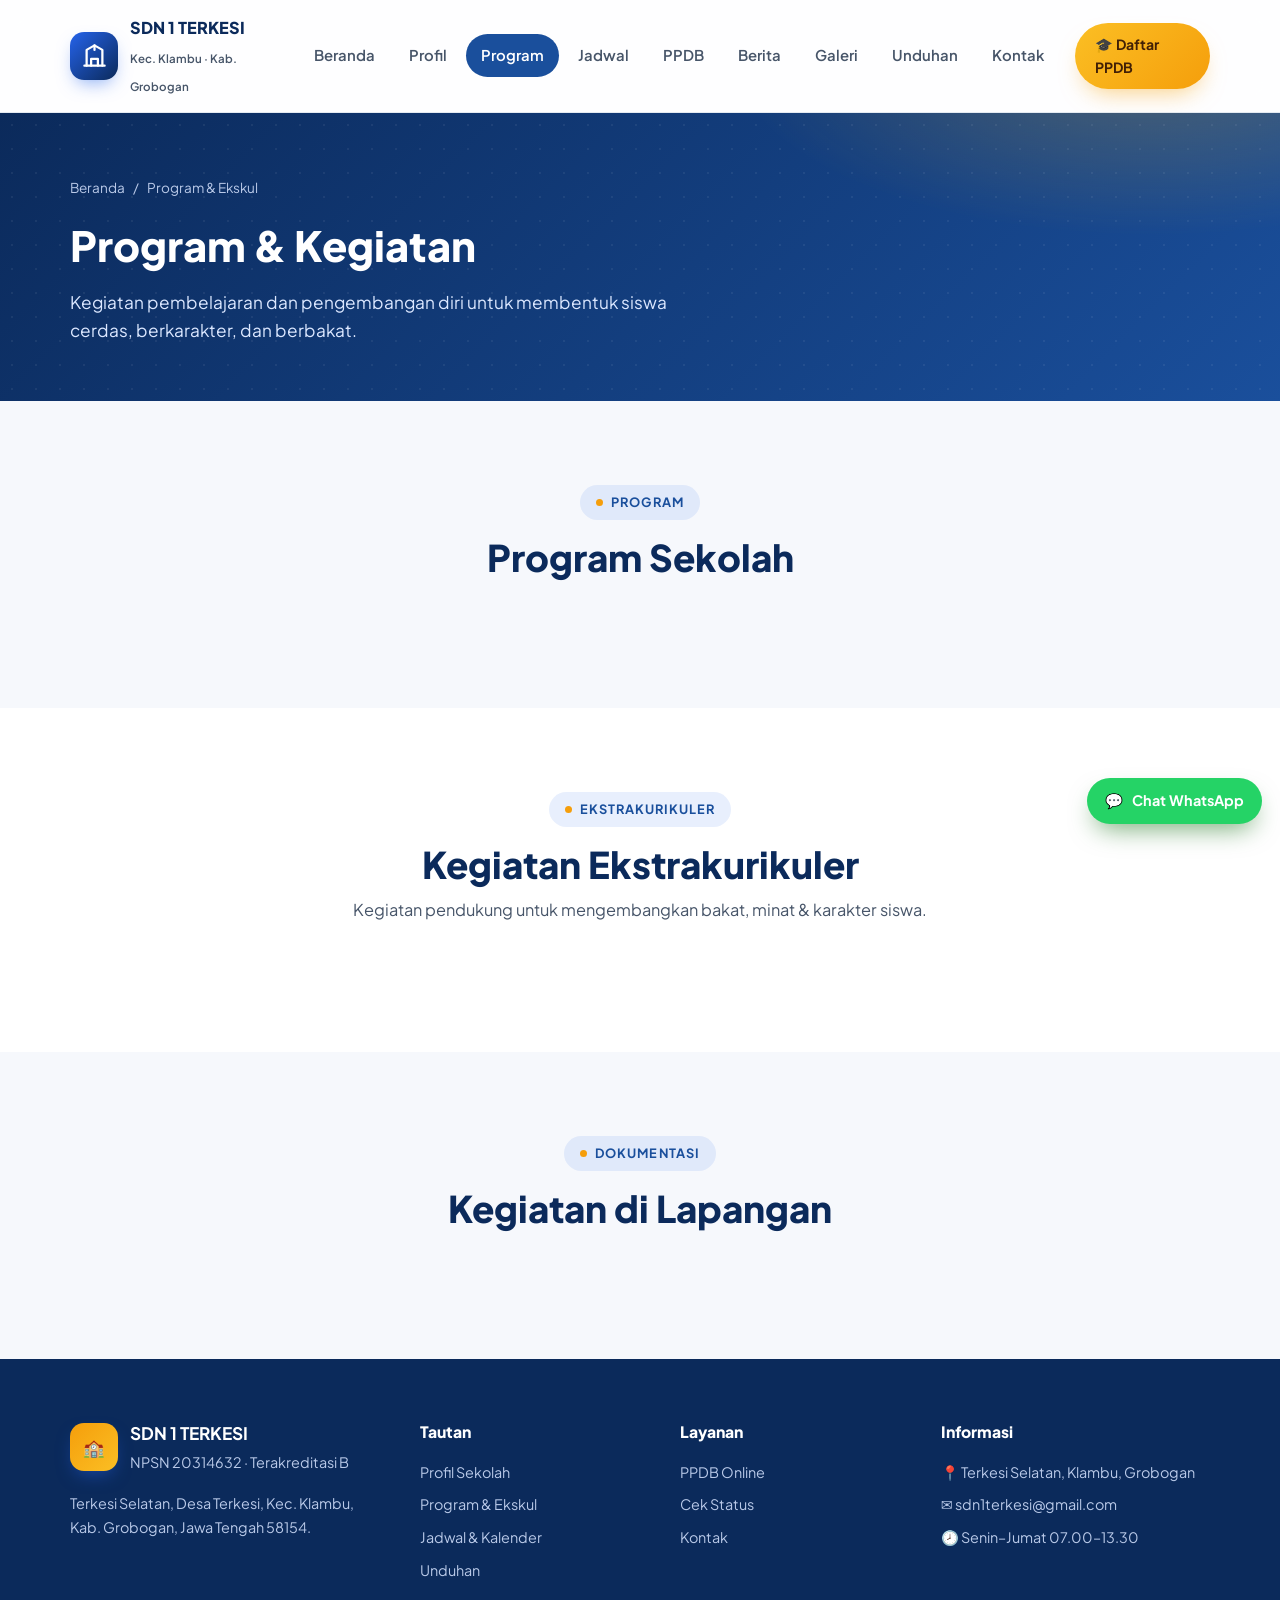
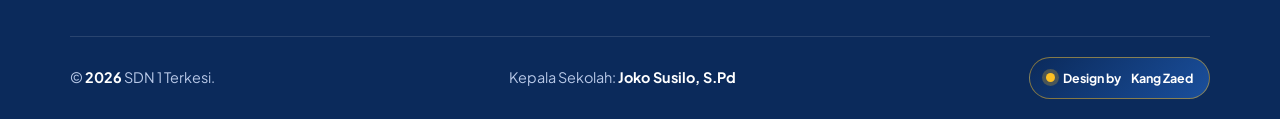
<file: program.html>
<!DOCTYPE html>
<html lang="id">
<head>
  <meta charset="UTF-8" />
  <meta name="viewport" content="width=device-width, initial-scale=1.0" />
  <title>Program &amp; Ekskul — SDN 1 Terkesi</title>
  <meta name="description" content="Program unggulan dan kegiatan ekstrakurikuler SDN 1 Terkesi: pramuka, BTQ, karawitan, futsal, dan banyak lagi." />
  <link rel="preconnect" href="https://fonts.googleapis.com" />
  <link rel="preconnect" href="https://fonts.gstatic.com" crossorigin />
  <link href="https://fonts.googleapis.com/css2?family=Plus+Jakarta+Sans:ital,wght@0,400;0,600;0,700;0,800;1,400&display=swap" rel="stylesheet" />
  <link rel="stylesheet" href="css/style.css" />
  <link rel="icon" href="data:image/svg+xml,<svg xmlns='http://www.w3.org/2000/svg' viewBox='0 0 100 100'><text y='.9em' font-size='90'>🏫</text></svg>" />
</head>
<body>

  <header class="navbar">
    <div class="container">
      <a href="index.html" class="brand">
        <span class="brand-logo" aria-hidden="true">
          <svg viewBox="0 0 24 24" fill="none" stroke="currentColor" stroke-width="2" stroke-linecap="round" stroke-linejoin="round">
            <path d="M3 21h18" /><path d="M5 21V7l7-4 7 4v14" /><path d="M9 21v-6h6v6" /><path d="M12 3v4" />
          </svg>
        </span>
        <span>
          <span class="brand-name">SDN 1 TERKESI</span><br />
          <span class="brand-tag">Kec. Klambu · Kab. Grobogan</span>
        </span>
      </a>
      <nav class="nav-links" aria-label="Menu utama">
        <a href="index.html">Beranda</a>
        <a href="profil.html">Profil</a>
        <a href="program.html" class="active">Program</a>
        <a href="jadwal.html">Jadwal</a>
        <a href="ppdb.html">PPDB</a>
        <a href="berita.html">Berita</a>
        <a href="galeri.html">Galeri</a>
        <a href="unduhan.html">Unduhan</a>
        <a href="kontak.html">Kontak</a>
      </nav>
      <div class="nav-cta">
        <a href="ppdb.html" class="btn btn-gold">🎓 Daftar PPDB</a>
        <button class="nav-toggle" aria-label="Buka menu">☰</button>
      </div>
    </div>
  </header>

  <section class="page-hero">
    <div class="container">
      <p class="breadcrumb"><a href="index.html">Beranda</a> / <span>Program &amp; Ekskul</span></p>
      <h1 class="page-title">Program &amp; Kegiatan</h1>
      <p style="color:#dbe7ff; margin-top:8px; max-width:640px;">
        Kegiatan pembelajaran dan pengembangan diri untuk membentuk siswa
        cerdas, berkarakter, dan berbakat.
      </p>
    </div>
  </section>

  <!-- PROGRAM UNGGULAN -->
  <section class="section">
    <div class="container">
      <div class="section-head">
        <span class="section-kicker">Program</span>
        <h2 class="section-title">Program Sekolah</h2>
      </div>
      <div class="card-grid" id="programGrid">
        <!-- kartu program diisi oleh js/apply-konten.js -->
      </div>
    </div>
  </section>
  <section class="section" style="background:#fff">
    <div class="container">
      <div class="section-head">
        <span class="section-kicker">Ekstrakurikuler</span>
        <h2 class="section-title">Kegiatan Ekstrakurikuler</h2>
        <p class="section-sub">Kegiatan pendukung untuk mengembangkan bakat, minat &amp; karakter siswa.</p>
      </div>
      <div class="card-grid" id="ekskulGrid">
        <!-- kartu ekskul diisi oleh js/apply-konten.js -->
      </div>
    </div>
  </section>

  <!-- KEGIATAN FOTO -->
  <section class="section">
    <div class="container">
      <div class="section-head">
        <span class="section-kicker">Dokumentasi</span>
        <h2 class="section-title">Kegiatan di Lapangan</h2>
      </div>
      <div class="galeri-grid" id="galeriMiniGrid">
        <!-- foto kegiatan diisi oleh js/apply-konten.js -->
      </div>
    </div>
  </section>

  <footer class="footer">
    <div class="container">
      <div class="footer-grid">
        <div>
          <div class="footer-brand">
            <span class="brand-logo">🏫</span>
            <span><b style="color:#fff">SDN 1 TERKESI</b><br /><small style="color:#b9c9e8">NPSN 20314632 · Terakreditasi B</small></span>
          </div>
          <p>Terkesi Selatan, Desa Terkesi, Kec. Klambu, Kab. Grobogan, Jawa Tengah 58154.</p>
        </div>
        <div>
          <h4>Tautan</h4>
          <ul>
            <li><a href="profil.html">Profil Sekolah</a></li>
            <li><a href="program.html">Program &amp; Ekskul</a></li>
            <li><a href="jadwal.html">Jadwal &amp; Kalender</a></li>
            <li><a href="unduhan.html">Unduhan</a></li>
          </ul>
        </div>
        <div>
          <h4>Layanan</h4>
          <ul>
            <li><a href="ppdb.html">PPDB Online</a></li>
            <li><a href="ppdb.html#status">Cek Status</a></li>
            <li><a href="kontak.html">Kontak</a></li>
          </ul>
        </div>
        <div>
          <h4>Informasi</h4>
          <ul>
            <li>📍 Terkesi Selatan, Klambu, Grobogan</li>
            <li>✉️ sdn1terkesi@gmail.com</li>
            <li>🕗 Senin–Jumat 07.00–13.30</li>
          </ul>
        </div>
      </div>
      <div class="footer-bottom">
        <p>© <b data-year>2026</b> SDN 1 Terkesi.</p>
        <p>Kepala Sekolah: <b>Joko Susilo, S.Pd</b></p>
              <p style=":auto"><a class="credit-badge" href="#" title="Desain oleh Kang Zaed">
          <span class="dot" aria-hidden="true"></span> Design by <b>&nbsp;Kang Zaed</b>
        </a></p>
      </div>
    </div>
  </footer>

  <button class="back-top" aria-label="Kembali ke atas">↑</button>

  <script src="js/site.js"></script>
  <script src="js/apply-konten.js"></script>
  <script src="js/main.js"></script>
</body>
</html>
</file>
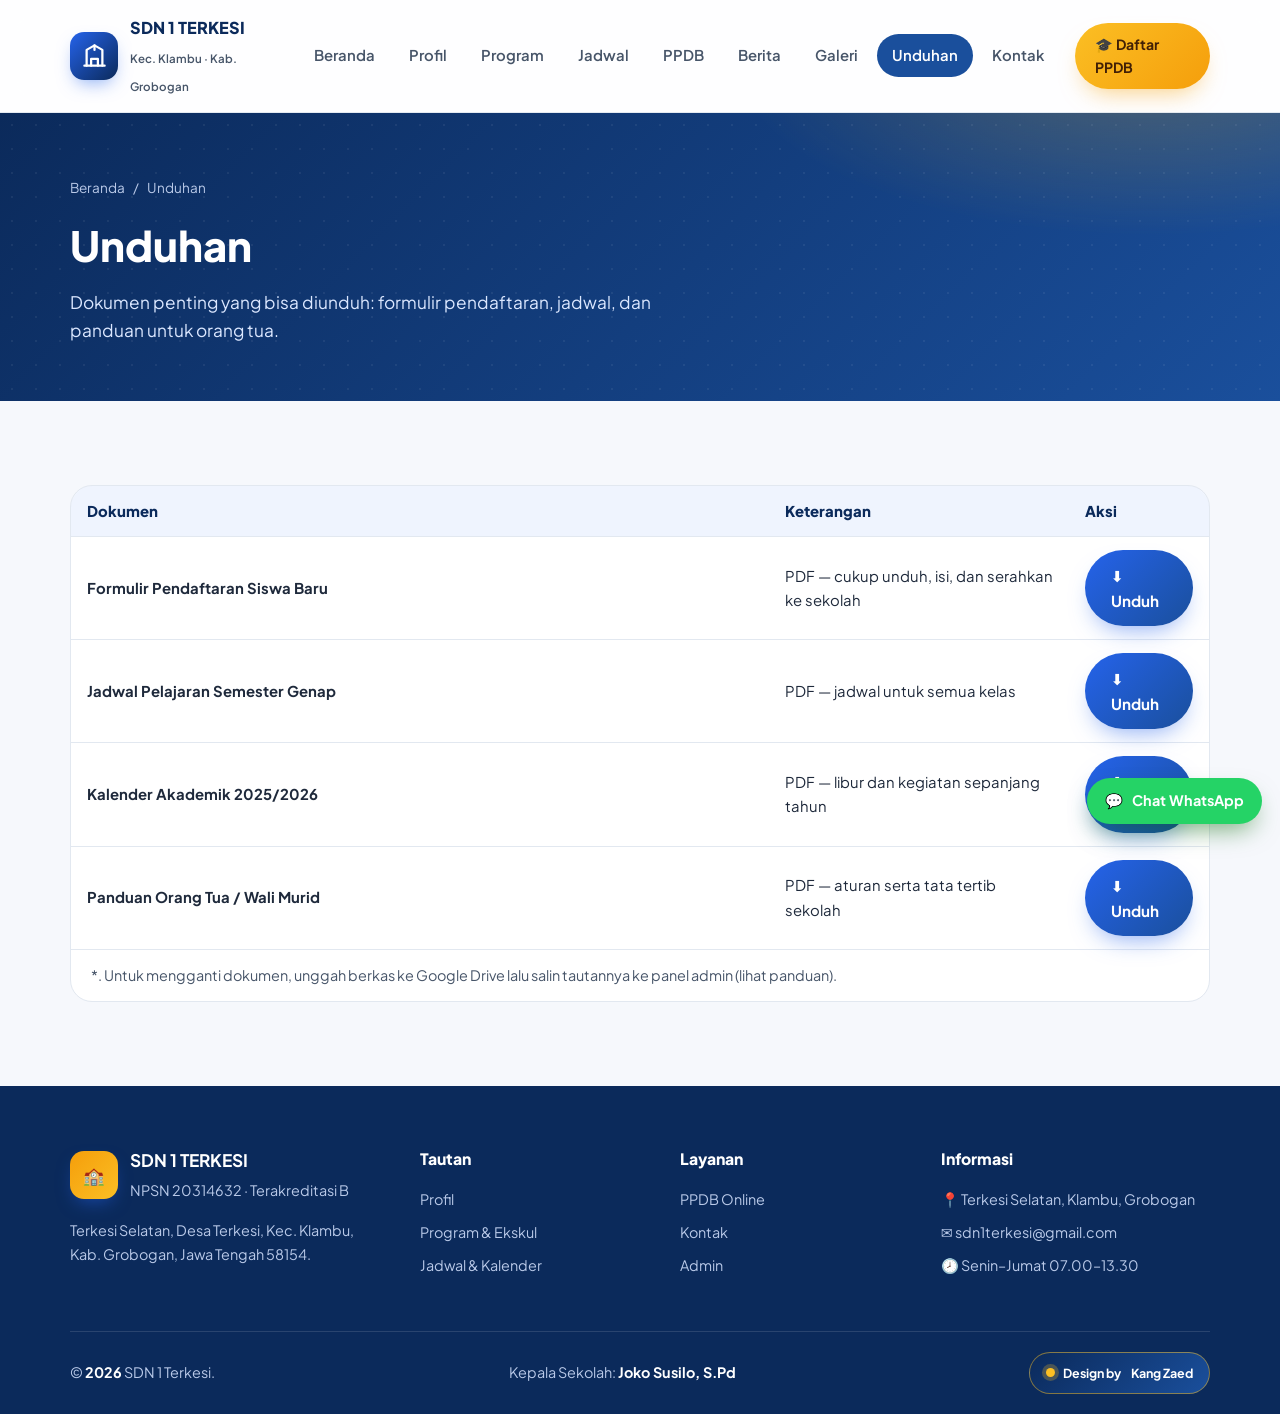
<file: unduhan.html>
<!DOCTYPE html>
<html lang="id">
<head>
  <meta charset="UTF-8" />
  <meta name="viewport" content="width=device-width, initial-scale=1.0" />
  <title>Unduhan — SDN 1 Terkesi</title>
  <meta name="description" content="Unduh formulir, jadwal, dan dokumen penting SDN 1 Terkesi." />
  <link rel="preconnect" href="https://fonts.googleapis.com" />
  <link rel="preconnect" href="https://fonts.gstatic.com" crossorigin />
  <link href="https://fonts.googleapis.com/css2?family=Plus+Jakarta+Sans:wght@400;600;700;800&display=swap" rel="stylesheet" />
  <link rel="stylesheet" href="css/style.css" />
  <link rel="icon" href="data:image/svg+xml,<svg xmlns='http://www.w3.org/2000/svg' viewBox='0 0 100 100'><text y='.9em' font-size='90'>🏫</text></svg>" />
</head>
<body>

  <header class="navbar">
    <div class="container">
      <a href="index.html" class="brand">
        <span class="brand-logo" aria-hidden="true">
          <svg viewBox="0 0 24 24" fill="none" stroke="currentColor" stroke-width="2" stroke-linecap="round" stroke-linejoin="round">
            <path d="M3 21h18" /><path d="M5 21V7l7-4 7 4v14" /><path d="M9 21v-6h6v6" /><path d="M12 3v4" />
          </svg>
        </span>
        <span>
          <span class="brand-name">SDN 1 TERKESI</span><br />
          <span class="brand-tag">Kec. Klambu · Kab. Grobogan</span>
        </span>
      </a>
      <nav class="nav-links" aria-label="Menu utama">
        <a href="index.html">Beranda</a>
        <a href="profil.html">Profil</a>
        <a href="program.html">Program</a>
        <a href="jadwal.html">Jadwal</a>
        <a href="ppdb.html">PPDB</a>
        <a href="berita.html">Berita</a>
        <a href="galeri.html">Galeri</a>
        <a href="unduhan.html" class="active">Unduhan</a>
        <a href="kontak.html">Kontak</a>
      </nav>
      <div class="nav-cta">
        <a href="ppdb.html" class="btn btn-gold">🎓 Daftar PPDB</a>
        <button class="nav-toggle" aria-label="Buka menu">☰</button>
      </div>
    </div>
  </header>

  <section class="page-hero">
    <div class="container">
      <p class="breadcrumb"><a href="index.html">Beranda</a> / <span>Unduhan</span></p>
      <h1 class="page-title">Unduhan</h1>
      <p style="color:#dbe7ff; margin-top:8px; max-width:640px;">
        Dokumen penting yang bisa diunduh: formulir pendaftaran, jadwal,
        dan panduan untuk orang tua.
      </p>
    </div>
  </section>

  <section class="section">
    <div class="container">
      <div class="tabel-wrap">
        <table class="tabel-data" id="tabelUnduhan">
          <thead><tr><th>Dokumen</th><th style="width:300px">Keterangan</th><th style="width:140px">Aksi</th></tr></thead>
          <tbody><!-- diisi apply-data.js --></tbody>
        </table>
        <p style="padding:14px 20px; color:var(--slate-600); font-size:.9rem;">
          *. Untuk mengganti dokumen, unggah berkas ke Google Drive lalu salin tautannya ke panel admin (lihat panduan).
        </p>
      </div>
    </div>
  </section>

  <footer class="footer">
    <div class="container">
      <div class="footer-grid">
        <div>
          <div class="footer-brand">
            <span class="brand-logo">🏫</span>
            <span><b style="color:#fff">SDN 1 TERKESI</b><br /><small style="color:#b9c9e8">NPSN 20314632 · Terakreditasi B</small></span>
          </div>
          <p>Terkesi Selatan, Desa Terkesi, Kec. Klambu, Kab. Grobogan, Jawa Tengah 58154.</p>
        </div>
        <div>
          <h4>Tautan</h4>
          <ul>
            <li><a href="profil.html">Profil</a></li>
            <li><a href="program.html">Program &amp; Ekskul</a></li>
            <li><a href="jadwal.html">Jadwal &amp; Kalender</a></li>
          </ul>
        </div>
        <div>
          <h4>Layanan</h4>
          <ul>
            <li><a href="ppdb.html">PPDB Online</a></li>
            <li><a href="kontak.html">Kontak</a></li>
            <li><a href="admin.html">Admin</a></li>
          </ul>
        </div>
        <div>
          <h4>Informasi</h4>
          <ul>
            <li>📍 Terkesi Selatan, Klambu, Grobogan</li>
            <li>✉️ sdn1terkesi@gmail.com</li>
            <li>🕗 Senin–Jumat 07.00–13.30</li>
          </ul>
        </div>
      </div>
      <div class="footer-bottom">
        <p>© <b data-year>2026</b> SDN 1 Terkesi.</p>
        <p>Kepala Sekolah: <b>Joko Susilo, S.Pd</b></p>
              <p style=":auto"><a class="credit-badge" href="#" title="Desain oleh Kang Zaed">
          <span class="dot" aria-hidden="true"></span> Design by <b>&nbsp;Kang Zaed</b>
        </a></p>
      </div>
    </div>
  </footer>

  <button class="back-top" aria-label="Kembali ke atas">↑</button>

  <script src="js/site.js"></script>
  <script src="js/apply-data.js"></script>
  <script src="js/main.js"></script>
</body>
</html>
</file>
<file: css/style.css>
/* =========================================================
   SDN 1 TERKESI — Stylesheet Utama
   Desain modern 2025: glass navbar, gradient hero, kartu lembut
   ========================================================= */

:root {
  --biru-900: #0b2a5b;
  --biru-800: #123a7c;
  --biru-700: #1a4f9c;
  --biru-600: #2563eb;
  --biru-500: #3b82f6;
  --emas-500: #f59e0b;
  --emas-400: #fbbf24;
  --hijau-500: #10b981;
  --merah-500: #ef4444;
  --ink: #1e293b;
  --slate-600: #475569;
  --slate-400: #94a3b8;
  --bg: #f6f8fc;
  --surface: #ffffff;
  --border: #e2e8f0;
  --radius-l: 22px;
  --radius-m: 14px;
  --radius-s: 9px;
  --shadow-soft: 0 10px 30px -12px rgba(11, 42, 91, 0.18);
  --shadow-lift: 0 22px 44px -16px rgba(11, 42, 91, 0.28);
  --font-utama: "Plus Jakarta Sans", "Segoe UI", system-ui, sans-serif;
}

* { margin: 0; padding: 0; box-sizing: border-box; }

html { scroll-behavior: smooth; }
html, body { overflow-x: clip; }

body {
  font-family: var(--font-utama);
  color: var(--ink);
  background: var(--bg);
  line-height: 1.65;
  -webkit-font-smoothing: antialiased;
}

img { max-width: 100%; display: block; }
a { text-decoration: none; color: inherit; }
ul { list-style: none; }

.container { width: min(1140px, 92%); margin-inline: auto; }

/* ---------- util ---------- */
.section { padding: 84px 0; }
.section-head { text-align: center; max-width: 660px; margin: 0 auto 44px; }
.section-kicker {
  display: inline-flex; align-items: center; gap: 8px;
  background: rgba(37, 99, 235, 0.1); color: var(--biru-700);
  font-size: 0.8rem; font-weight: 700; letter-spacing: 0.08em;
  text-transform: uppercase; padding: 7px 16px; border-radius: 999px;
  margin-bottom: 14px;
}
.section-kicker::before {
  content: ""; width: 7px; height: 7px; border-radius: 50%;
  background: var(--emas-500);
}
.section-title {
  font-size: clamp(1.6rem, 3.4vw, 2.3rem);
  font-weight: 800; color: var(--biru-900); line-height: 1.25;
}
.section-sub { margin-top: 10px; color: var(--slate-600); font-size: 1.02rem; }

.btn {
  display: inline-flex; align-items: center; gap: 9px;
  padding: 13px 26px; border-radius: 999px;
  font-weight: 700; font-size: 0.95rem; border: 0; cursor: pointer;
  transition: transform 0.2s ease, box-shadow 0.2s ease, background 0.2s ease;
}
.btn-solid {
  background: linear-gradient(135deg, var(--biru-600), var(--biru-700));
  color: #fff; box-shadow: 0 12px 24px -10px rgba(37, 99, 235, 0.55);
}
.btn-solid:hover { transform: translateY(-2px); box-shadow: var(--shadow-lift); }
.btn-gold {
  background: linear-gradient(135deg, var(--emas-400), var(--emas-500));
  color: #422006; box-shadow: 0 12px 24px -10px rgba(245, 158, 11, 0.55);
}
.btn-gold:hover { transform: translateY(-2px); }
.btn-outline {
  background: transparent; color: var(--biru-700);
  border: 2px solid rgba(37, 99, 235, 0.35);
}
.btn-outline:hover { background: rgba(37, 99, 235, 0.08); }
.btn-ghost {
  background: rgba(255, 255, 255, 0.14); color: #fff;
  border: 1.5px solid rgba(255, 255, 255, 0.45); backdrop-filter: blur(6px);
}
.btn-ghost:hover { background: rgba(255, 255, 255, 0.24); }

/* =========================================================
   TOPBAR + NAVBAR
   ========================================================= */
.topbar {
  background: var(--biru-900); color: #dbe7ff;
  font-size: 0.82rem; padding: 8px 0;
}
.topbar .container {
  display: flex; justify-content: space-between; gap: 14px; flex-wrap: wrap;
}
.topbar span { display: inline-flex; align-items: center; gap: 7px; }
.topbar b { color: #fff; }

.navbar {
  position: sticky; top: 0; z-index: 60;
  background: rgba(255, 255, 255, 0.85);
  backdrop-filter: blur(14px); -webkit-backdrop-filter: blur(14px);
  border-bottom: 1px solid rgba(226, 232, 240, 0.9);
  transition: box-shadow 0.25s ease;
}
.navbar.scrolled { box-shadow: 0 10px 30px -18px rgba(11, 42, 91, 0.35); }
.navbar .container {
  display: flex; align-items: center; justify-content: space-between;
  gap: 16px; padding: 13px 0;
}
.brand { display: flex; align-items: center; gap: 12px; }
.brand-logo {
  width: 48px; height: 48px; flex: none; border-radius: 14px;
  background: linear-gradient(135deg, var(--biru-600), var(--biru-900));
  display: grid; place-items: center; color: #fff;
  box-shadow: 0 8px 18px -6px rgba(37, 99, 235, 0.55);
}
.brand-logo svg { width: 27px; height: 27px; }
.brand-name { font-weight: 800; font-size: 1.02rem; color: var(--biru-900); line-height: 1.15; }
.brand-tag { font-size: 0.72rem; color: var(--slate-600); font-weight: 600; }

.nav-links { display: flex; align-items: center; gap: 4px; }
.nav-links a {
  padding: 9px 15px; border-radius: 999px; font-weight: 600;
  font-size: 0.93rem; color: var(--slate-600);
  transition: background 0.2s, color 0.2s;
}
.nav-links a:hover { background: rgba(37, 99, 235, 0.09); color: var(--biru-700); }
.nav-links a.active { background: var(--biru-700); color: #fff; }
.nav-cta { display: flex; align-items: center; gap: 10px; }
.nav-cta .btn { padding: 10px 20px; font-size: 0.88rem; }

.nav-toggle {
  display: none; background: none; border: 0; cursor: pointer;
  width: 44px; height: 44px; border-radius: 12px;
  color: var(--biru-900); font-size: 1.5rem; line-height: 1;
}
.nav-toggle:focus-visible { outline: 2px solid var(--biru-600); }

/* =========================================================
   HERO
   ========================================================= */
.hero {
  position: relative; overflow: hidden; color: #fff;
  background:
    radial-gradient(900px 420px at 85% -10%, rgba(251, 191, 36, 0.28), transparent 60%),
    radial-gradient(700px 480px at -10% 110%, rgba(59, 130, 246, 0.4), transparent 55%),
    linear-gradient(140deg, var(--biru-900) 0%, var(--biru-700) 55%, #1d5cc0 100%);
  padding: 92px 0 120px;
}
.hero::before {
  content: ""; position: absolute; inset: 0; pointer-events: none;
  background-image: radial-gradient(rgba(255, 255, 255, 0.14) 1.3px, transparent 1.3px);
  background-size: 26px 26px;
  -webkit-mask-image: linear-gradient(180deg, rgba(0,0,0,.55), transparent 70%);
  mask-image: linear-gradient(180deg, rgba(0,0,0,.55), transparent 70%);
}
.hero .container {
  position: relative; display: grid;
  grid-template-columns: 1fr; gap: 0; align-items: center;
  pointer-events: none;             /* biarkan klik tembus ke panah slider */
}
.hero .container a, .hero .container button { pointer-events: auto; }
.hero-badge {
  display: inline-flex; align-items: center; gap: 9px;
  background: rgba(255, 255, 255, 0.13); border: 1px solid rgba(255, 255, 255, 0.28);
  padding: 8px 16px; border-radius: 999px; font-size: 0.85rem; font-weight: 600;
  margin-bottom: 20px; backdrop-filter: blur(6px);
}
.hero-title {
  font-size: clamp(2.1rem, 5vw, 3.3rem);
  font-weight: 800; line-height: 1.14; letter-spacing: -0.01em;
}
.hero-title em {
  font-style: normal;
  background: linear-gradient(90deg, var(--emas-400), #fde68a);
  -webkit-background-clip: text; background-clip: text; color: transparent;
}
.hero-desc { margin-top: 18px; font-size: 1.06rem; color: #e6edff; max-width: 620px; }
.hero-actions { display: flex; flex-wrap: wrap; gap: 14px; margin-top: 30px; }
.hero-points { display: flex; flex-wrap: wrap; gap: 10px 22px; margin-top: 30px; }
.hero-points li {
  display: flex; align-items: center; gap: 8px;
  font-size: 0.9rem; font-weight: 600; color: #eef4ff;
}
.hero-points li::before {
  content: "✓"; width: 20px; height: 20px; border-radius: 50%;
  background: var(--emas-500); color: #422006; font-size: 0.72rem;
  display: grid; place-items: center; font-weight: 800;
}

/* (hero-figure tak dipakai lagi — slider kini latar hero; kelas dipertahankan utk profil.html) */
.hero-figure img {
  border-radius: var(--radius-l);
  box-shadow: 0 30px 60px -20px rgba(0, 0, 0, 0.45);
  aspect-ratio: 4 / 3.1; object-fit: cover; width: 100%;
}
/* (kartu melayang dihapus — slider kini menjadi latar belakang hero) */
@keyframes float { 0%, 100% { transform: translateY(0); } 50% { transform: translateY(-9px); } }

.hero-wave { position: absolute; bottom: -1px; left: 0; width: 100%; line-height: 0; }
.hero-wave svg { width: 100%; height: 70px; display: block; }

/* =========================================================
   SLIDER HERO — latar belakang penuh + overlay gelap
   ========================================================= */
.hero-slider {
  position: absolute; inset: 0; z-index: 1; pointer-events: none;
  overflow: hidden;
}
/* trek horizontal: semua slide berjajar, digeser lewat transform */
.hero-slider .slide-track {
  display: flex; height: 100%;
  transition: transform .8s cubic-bezier(.77, 0, .18, 1);  /* geser halus ke kiri */
  will-change: transform;
}
.hero-slider .slide {
  flex: 0 0 100%; height: 100%;
}
.hero-slider .slide img {
  width: 100%; height: 100%; object-fit: cover;
}
/* lapisan gelap agar teks putih terbaca di atas foto */
.hero-overlay {
  position: absolute; inset: 0; z-index: 2; pointer-events: none;
  background: linear-gradient(180deg,
    rgba(11, 42, 91, 0.82) 0%,
    rgba(11, 42, 91, 0.74) 45%,
    rgba(11, 42, 91, 0.86) 100%);
}
.hero .container { position: relative; z-index: 3; }
.slide-kendali {
  position: absolute; left: 50%; bottom: 18px; transform: translateX(-50%);
  display: flex; align-items: center; gap: 14px;
  background: rgba(11, 42, 91, 0.55); backdrop-filter: blur(8px);
  padding: 8px 16px; border-radius: 999px;
  box-shadow: 0 10px 24px -8px rgba(0, 0, 0, 0.45);
  z-index: 4;
}
.slide-panah {
  width: 34px; height: 34px; border-radius: 50%; border: 0; cursor: pointer;
  background: rgba(255, 255, 255, 0.16); color: #fff;
  font-size: 1.35rem; line-height: 1; font-weight: 700;
  display: grid; place-items: center; padding-bottom: 3px;
  transition: background .2s, transform .2s;
}
.slide-panah:hover { background: var(--emas-500); color: #422006; transform: scale(1.08); }
.slide-titik { display: flex; align-items: center; gap: 8px; }
.slide-titik .titik {
  width: 10px; height: 10px; border-radius: 50%; border: 0; cursor: pointer;
  background: rgba(255, 255, 255, 0.42); padding: 0;
  transition: background .25s, transform .25s;
}
.slide-titik .titik.aktif {
  background: var(--emas-400); transform: scale(1.35);
  box-shadow: 0 0 0 4px rgba(251, 191, 36, 0.25);
}

/* =========================================================
   STATISTIK
   ========================================================= */
.stats-band { margin-top: -58px; position: relative; z-index: 5; }
.stats-grid {
  display: grid; grid-template-columns: repeat(4, 1fr); gap: 18px;
  background: var(--surface); border: 1px solid var(--border);
  border-radius: var(--radius-l); padding: 30px 26px; box-shadow: var(--shadow-soft);
}
.stat { text-align: center; padding: 8px 6px; }
.stat + .stat { border-left: 1px dashed var(--border); }
.stat .num { font-size: clamp(1.7rem, 3.2vw, 2.4rem); font-weight: 800; color: var(--biru-700); }
.stat .num span { color: var(--emas-500); }
.stat .lbl { font-size: 0.88rem; font-weight: 600; color: var(--slate-600); margin-top: 2px; }

/* =========================================================
   SAMBUTAN KEPALA SEKOLAH
   ========================================================= */
.kepala-grid {
  display: grid; grid-template-columns: 0.42fr 0.58fr; gap: 48px; align-items: center;
}
.kepala-foto { position: relative; }
.kepala-foto img {
  border-radius: var(--radius-l); box-shadow: var(--shadow-lift);
  aspect-ratio: 4/4.6; object-fit: cover; width: 100%;
}
.kepala-foto::after {
  content: ""; position: absolute; inset: 14px -14px -14px 14px;
  border-radius: var(--radius-l); border: 2.5px dashed rgba(37, 99, 235, 0.4); z-index: -1;
}
.kepala-badge {
  position: absolute; bottom: -18px; left: 50%; transform: translateX(-50%);
  background: var(--surface); border: 1px solid var(--border);
  border-radius: 999px; padding: 10px 22px; box-shadow: var(--shadow-soft);
  font-weight: 700; font-size: 0.86rem; white-space: nowrap; color: var(--biru-900);
}
.sambutan p { color: var(--slate-600); margin-top: 14px; }
.sambutan .quote {
  margin-top: 18px; padding: 16px 20px; border-left: 4px solid var(--emas-500);
  background: rgba(245, 158, 11, 0.09); border-radius: 0 var(--radius-s) var(--radius-s) 0;
  font-style: italic; color: var(--ink);
}
.ttd-kepala { margin-top: 20px; display: flex; align-items: center; gap: 14px; }
.ttd-kepala .avatar {
  width: 52px; height: 52px; border-radius: 50%;
  background: linear-gradient(135deg, var(--biru-600), var(--emas-500));
  color: #fff; font-weight: 800; display: grid; place-items: center; font-size: 1.05rem;
}
.ttd-kepala b { display: block; color: var(--biru-900); }
.ttd-kepala small { color: var(--slate-600); font-weight: 600; }

/* =========================================================
   KARTU PROGRAM / FASILITAS / BERITA
   ========================================================= */
.card-grid { display: grid; grid-template-columns: repeat(3, 1fr); gap: 22px; }
.program-card {
  background: var(--surface); border: 1px solid var(--border);
  border-radius: var(--radius-l); padding: 30px 26px;
  transition: transform 0.25s ease, box-shadow 0.25s ease, border-color 0.25s;
  position: relative; overflow: hidden;
}
.program-card::before {
  content: ""; position: absolute; top: 0; left: 0; right: 0; height: 4px;
  background: linear-gradient(90deg, var(--biru-600), var(--emas-500));
  opacity: 0; transition: opacity 0.25s;
}
.program-card:hover { transform: translateY(-7px); box-shadow: var(--shadow-lift); border-color: transparent; }
.program-card:hover::before { opacity: 1; }
.program-ikon {
  width: 56px; height: 56px; border-radius: 16px; display: grid; place-items: center;
  font-size: 1.6rem; margin-bottom: 18px;
  background: rgba(37, 99, 235, 0.1);
}
.program-card:nth-child(2n) .program-ikon { background: rgba(245, 158, 11, 0.14); }
.program-card:nth-child(3n) .program-ikon { background: rgba(16, 185, 129, 0.12); }
.program-card h3 { font-size: 1.08rem; font-weight: 800; color: var(--biru-900); margin-bottom: 8px; }
.program-card p { color: var(--slate-600); font-size: 0.94rem; }

.fasilitas-band {
  background:
    radial-gradient(700px 300px at 110% 0%, rgba(59, 130, 246, 0.16), transparent 55%),
    linear-gradient(180deg, #eef3fb, #f6f8fc);
}
.fasilitas-item {
  background: var(--surface); border: 1px solid var(--border);
  border-radius: var(--radius-l); overflow: hidden;
  transition: transform 0.25s, box-shadow 0.25s;
}
.fasilitas-item:hover { transform: translateY(-6px); box-shadow: var(--shadow-soft); }
.fasilitas-item img { aspect-ratio: 16/10; object-fit: cover; width: 100%; }
.fasilitas-body { padding: 18px 20px 22px; }
.fasilitas-body h3 { font-size: 1rem; font-weight: 800; color: var(--biru-900); }
.fasilitas-body p { font-size: 0.88rem; color: var(--slate-600); margin-top: 4px; }

.berita-card {
  background: var(--surface); border: 1px solid var(--border);
  border-radius: var(--radius-l); overflow: hidden;
  display: flex; flex-direction: column;
  transition: transform 0.25s, box-shadow 0.25s;
}
.berita-card:hover { transform: translateY(-6px); box-shadow: var(--shadow-soft); }
.berita-thumb { position: relative; }
.berita-thumb img { aspect-ratio: 16/9.4; object-fit: cover; width: 100%; }
.berita-tanggal {
  position: absolute; top: 14px; left: 14px; background: rgba(255,255,255,.94);
  border-radius: 12px; padding: 7px 13px; text-align: center; line-height: 1.15;
  box-shadow: var(--shadow-soft);
}
.berita-tanggal b { display: block; font-size: 1.05rem; color: var(--biru-700); }
.berita-tanggal small { font-size: 0.7rem; font-weight: 700; color: var(--slate-600); text-transform: uppercase; }
.berita-body { padding: 20px 22px 24px; display: flex; flex-direction: column; gap: 9px; flex: 1; }
.berita-kategori {
  align-self: flex-start; font-size: 0.72rem; font-weight: 800; letter-spacing: 0.06em;
  text-transform: uppercase; color: var(--biru-700);
  background: rgba(37, 99, 235, 0.1); padding: 4px 11px; border-radius: 999px;
}
.berita-body h3 { font-size: 1.06rem; font-weight: 800; color: var(--biru-900); line-height: 1.35; }
.berita-body p { font-size: 0.92rem; color: var(--slate-600); flex: 1; }
.berita-link { font-weight: 700; font-size: 0.9rem; color: var(--biru-600); display: inline-flex; align-items: center; gap: 6px; }
.berita-link:hover { gap: 10px; }

/* =========================================================
   CTA PPDB
   ========================================================= */
.ppdb-strip {
  background:
    radial-gradient(600px 300px at 90% 20%, rgba(251, 191, 36, 0.35), transparent 60%),
    linear-gradient(130deg, var(--biru-900), var(--biru-700));
  color: #fff; border-radius: var(--radius-l);
  padding: 54px 48px; display: flex; align-items: center;
  justify-content: space-between; gap: 30px; flex-wrap: wrap;
  position: relative; overflow: hidden;
}
.ppdb-strip::after {
  content: "🎒"; position: absolute; right: -18px; bottom: -30px;
  font-size: 10rem; opacity: 0.1; transform: rotate(-14deg);
}
.ppdb-strip h2 { font-size: clamp(1.5rem, 3vw, 2.1rem); font-weight: 800; line-height: 1.25; }
.ppdb-strip p { color: #dbe7ff; margin-top: 8px; max-width: 560px; }

/* =========================================================
   GALERI
   ========================================================= */
.galeri-grid {
  display: grid; grid-template-columns: repeat(4, 1fr);
  grid-auto-rows: 190px; gap: 16px;
}
.galeri-item {
  border-radius: var(--radius-m); overflow: hidden; position: relative;
  cursor: pointer;
}
.galeri-item img { width: 100%; height: 100%; object-fit: cover; transition: transform 0.4s ease; }
.galeri-item:hover img { transform: scale(1.08); }
.galeri-item::after {
  content: attr(data-caption);
  position: absolute; inset: auto 0 0 0; padding: 26px 16px 14px;
  background: linear-gradient(transparent, rgba(11, 42, 91, 0.85));
  color: #fff; font-size: 0.85rem; font-weight: 600;
}
.galeri-item.tall { grid-row: span 2; }

/* lightbox */
.lightbox {
  position: fixed; inset: 0; z-index: 100; background: rgba(5, 15, 35, 0.92);
  display: none; align-items: center; justify-content: center; padding: 4vh 4vw;
}
.lightbox.open { display: flex; }
.lightbox img {
  max-width: 92vw; max-height: 86vh; border-radius: var(--radius-m);
  box-shadow: 0 30px 80px rgba(0,0,0,.6);
}
.lightbox-close {
  position: absolute; top: 18px; right: 22px; width: 46px; height: 46px;
  border-radius: 50%; border: 0; background: rgba(255,255,255,.14); color: #fff;
  font-size: 1.5rem; cursor: pointer;
}
.lightbox-close:hover { background: rgba(255,255,255,.28); }

/* =========================================================
   KONTAK & FOOTER
   ========================================================= */
.kontak-grid {
  display: grid; grid-template-columns: 1fr 1fr; gap: 26px;
}
.kontak-kartu {
  background: var(--surface); border: 1px solid var(--border);
  border-radius: var(--radius-l); padding: 30px;
}
.kontak-kartu h3 { color: var(--biru-900); font-weight: 800; margin-bottom: 16px; }
.info-row { display: flex; gap: 14px; padding: 12px 0; border-bottom: 1px dashed var(--border); }
.info-row:last-child { border-bottom: 0; }
.info-ikon {
  width: 44px; height: 44px; flex: none; border-radius: 13px;
  background: rgba(37, 99, 235, 0.1); display: grid; place-items: center; font-size: 1.2rem;
}
.info-row b { display: block; color: var(--biru-900); font-size: 0.93rem; }
.info-row p { color: var(--slate-600); font-size: 0.9rem; }

.form-group { margin-bottom: 16px; }
.form-group label { display: block; font-weight: 700; font-size: 0.88rem; color: var(--biru-900); margin-bottom: 7px; }
.form-group input, .form-group textarea, .form-group select {
  width: 100%; padding: 12px 16px; border-radius: var(--radius-s);
  border: 1.5px solid var(--border); font-family: inherit; font-size: 0.94rem;
  background: #fbfcfe; transition: border-color 0.2s, box-shadow 0.2s;
}
.form-group input:focus, .form-group textarea:focus, .form-group select:focus {
  outline: none; border-color: var(--biru-600);
  box-shadow: 0 0 0 4px rgba(37, 99, 235, 0.12);
}

.footer {
  background: var(--biru-900); color: #b9c9e8; padding: 60px 0 0;
  position: relative;
}
.footer-grid {
  display: grid; grid-template-columns: 1.4fr 1fr 1fr 1.2fr; gap: 36px;
  padding-bottom: 44px;
}
.footer h4 { color: #fff; font-size: 0.98rem; font-weight: 800; margin-bottom: 16px; }
.footer p, .footer li { font-size: 0.9rem; }
.footer li { margin-bottom: 9px; }
.footer a:hover { color: var(--emas-400); }
.footer-brand { display: flex; align-items: center; gap: 12px; margin-bottom: 16px; }
.footer-brand .brand-logo { background: linear-gradient(135deg, var(--emas-500), var(--emas-400)); color: #422006; }
.footer-sosmed { display: flex; gap: 10px; margin-top: 18px; }
.footer-sosmed a {
  width: 40px; height: 40px; border-radius: 12px;
  background: rgba(255,255,255,.1); display: grid; place-items: center;
  font-size: 1.05rem; transition: background .2s, transform .2s;
}
.footer-sosmed a:hover { background: var(--biru-600); transform: translateY(-3px); }
.footer-bottom {
  border-top: 1px solid rgba(255,255,255,.12); padding: 20px 0;
  display: flex; justify-content: space-between; align-items: center;
  gap: 12px; flex-wrap: wrap; font-size: 0.84rem;
}
.footer-bottom b { color: #fff; }

/* ---------- Badge "Design by Kang Zaed" (statis di footer, kanan bawah) ---------- */
.credit-badge {
  display: inline-flex; align-items: center; gap: 8px;
  background: linear-gradient(135deg, #0b2a5b, #1a4f9c);
  color: #fff; font-size: 0.78rem; font-weight: 700;
  padding: 10px 16px; border-radius: 999px;
  border: 1px solid rgba(251, 191, 36, 0.5);
  transition: transform .25s ease, box-shadow .25s ease;
}
.credit-badge:hover { transform: translateY(-2px); }
.credit-badge .dot {
  width: 9px; height: 9px; border-radius: 50%;
  background: var(--emas-400);
  box-shadow: 0 0 0 4px rgba(251, 191, 36, 0.25);
  animation: pulse-dot 2.2s ease-in-out infinite;
}
@keyframes pulse-dot {
  0%, 100% { box-shadow: 0 0 0 4px rgba(251,191,36,.25); }
  50% { box-shadow: 0 0 0 8px rgba(251,191,36,.08); }
}

/* ---------- baris foto via link (admin) ---------- */
.foto-url-baris { display: flex; gap: 16px; align-items: center; flex-wrap: wrap; }
.foto-url-baris img[alt] { background: #f1f5f9; }

/* ---------- back to top ---------- */
.back-top {
  position: fixed; right: 16px; bottom: 74px; z-index: 89;
  width: 46px; height: 46px; border-radius: 50%; border: 0; cursor: pointer;
  background: var(--emas-500); color: #422006; font-size: 1.15rem; font-weight: 800;
  box-shadow: var(--shadow-lift); opacity: 0; pointer-events: none;
  transition: opacity .25s, transform .25s;
}
.back-top.show { opacity: 1; pointer-events: auto; }
.back-top:hover { transform: translateY(-3px); }

/* =========================================================
   HALAMAN DALAM (profil, akademik, dll)
   ========================================================= */
.page-hero {
  background:
    radial-gradient(700px 300px at 90% -20%, rgba(251,191,36,.25), transparent 60%),
    linear-gradient(135deg, var(--biru-900), var(--biru-700));
  color: #fff; padding: 64px 0 56px; position: relative; overflow: hidden;
}
.page-hero::before {
  content: ""; position: absolute; inset: 0;
  background-image: radial-gradient(rgba(255,255,255,.12) 1.2px, transparent 1.2px);
  background-size: 24px 24px; opacity: .5;
}
.page-hero .container { position: relative; }
.breadcrumb { display: flex; gap: 8px; font-size: 0.85rem; color: #b9c9e8; margin-bottom: 12px; flex-wrap: wrap; }
.breadcrumb a:hover { color: var(--emas-400); }
.page-title { font-size: clamp(1.8rem, 4vw, 2.6rem); font-weight: 800; }

.profil-grid { display: grid; grid-template-columns: 1.1fr 0.9fr; gap: 44px; align-items: start; }
.visi-misi { display: grid; gap: 18px; }
.vm-card {
  background: var(--surface); border: 1px solid var(--border);
  border-radius: var(--radius-l); padding: 28px;
}
.vm-card h3 { color: var(--biru-900); font-weight: 800; margin-bottom: 10px; display: flex; align-items: center; gap: 10px; }
.vm-card p, .vm-card li { color: var(--slate-600); font-size: 0.96rem; }
.vm-card ol { padding-left: 20px; list-style: decimal; }
.vm-card ol li { margin-bottom: 8px; }

.tabel-data { width: 100%; border-collapse: collapse; font-size: 0.93rem; }
.tabel-data th, .tabel-data td { padding: 13px 16px; text-align: left; border-bottom: 1px solid var(--border); }
.tabel-data th { background: rgba(37, 99, 235, 0.07); color: var(--biru-900); font-weight: 800; }
.tabel-data tr:hover td { background: rgba(37, 99, 235, 0.03); }
.tabel-wrap {
  background: var(--surface); border: 1px solid var(--border);
  border-radius: var(--radius-l); overflow: hidden;
}

.guru-card {
  background: var(--surface); border: 1px solid var(--border);
  border-radius: var(--radius-l); padding: 26px 20px; text-align: center;
  transition: transform .25s, box-shadow .25s;
}
.guru-card:hover { transform: translateY(-6px); box-shadow: var(--shadow-soft); }
.guru-avatar {
  width: 84px; height: 84px; margin: 0 auto 14px; border-radius: 50%;
  display: grid; place-items: center; font-size: 1.5rem; font-weight: 800; color: #fff;
  background: linear-gradient(135deg, var(--biru-600), var(--biru-900));
}
.guru-card:nth-child(2n) .guru-avatar { background: linear-gradient(135deg, var(--emas-500), #d97706); }
.guru-card:nth-child(3n) .guru-avatar { background: linear-gradient(135deg, var(--hijau-500), #059669); }
.guru-card b { color: var(--biru-900); font-size: 0.96rem; display: block; }
.guru-card small { color: var(--slate-600); font-size: 0.82rem; font-weight: 600; }

/* =========================================================
   ANIMASI SAAT SCROLL
   ========================================================= */
.reveal { opacity: 0; transform: translateY(26px); transition: opacity .7s ease, transform .7s ease; }
.reveal.visible { opacity: 1; transform: none; }

/* =========================================================
   RESPONSIF — tampilan sempurna di semua perangkat
   HP kecil (<380) · HP (600) · Tablet (768) · Laptop (992) · Desktop (1400+)
   ========================================================= */

/* ---------- dasar fluid: teks & ruang mengikuti layar ---------- */
:root {
  --ukuran-teks: clamp(0.98rem, 0.92rem + 0.35vw, 1.08rem);
}
body { font-size: var(--ukuran-teks); }

/* layar sangat besar: batasi lebar agar tidak melebar berlebihan */
@media (min-width: 1400px) {
  .container { width: min(1240px, 88%); }
  .hero { padding: 110px 0 140px; }
  .section { padding: 100px 0; }
  .galeri-grid { grid-auto-rows: 220px; }
}

/* ---------- LAPTOP KECIL / TABLET LANDSCAPE (≤992px) ---------- */
@media (max-width: 992px) {
  .hero .container, .kepala-grid, .profil-grid, .kontak-grid { grid-template-columns: 1fr; }
  .kepala-foto { max-width: 380px; margin-inline: auto; }
  .stats-grid { grid-template-columns: repeat(2, 1fr); }
  .stat + .stat { border-left: 0; }
  .stat:nth-child(2n) { border-left: 0; }
  .card-grid { grid-template-columns: repeat(2, 1fr); }
  .galeri-grid { grid-template-columns: repeat(2, 1fr); }
  .footer-grid { grid-template-columns: 1fr 1fr; gap: 26px; }
  .hero { padding: 68px 0 110px; }
  .hero .container { gap: 34px; }

  /* menu mobile slide dari kanan */
  .nav-links {
    position: fixed; inset: 0 0 0 auto; width: min(300px, 78vw);
    background: #fff; flex-direction: column; align-items: stretch;
    padding: 90px 24px 24px; gap: 6px; z-index: 55;
    box-shadow: -20px 0 50px rgba(11,42,91,.18);
    transform: translateX(100%); transition: transform .3s ease, visibility .3s;
    overflow-y: auto; visibility: hidden;
  }
  .nav-links.open { transform: translateX(0); visibility: visible; }
  .nav-links a { padding: 14px 18px; font-size: 1rem; }
  .nav-toggle { display: block; position: relative; z-index: 56; }
  .nav-cta .btn { display: none; }

  .ppdb-strip { flex-direction: column; text-align: center; }
  .ppdb-strip::after { font-size: 7rem; }
}

/* ---------- TABLET PORTRAIT & HP LANDSCAPE (≤768px) ---------- */
@media (max-width: 768px) {
  .topbar { font-size: 0.76rem; }
  .topbar .container { justify-content: center; }
  .section { padding: 64px 0; }
  .section-head { margin-bottom: 32px; }
  .card-grid { gap: 16px; }

  /* tabel bisa digeser horizontal, tidak merusak layout */
  .tabel-wrap { overflow-x: auto; -webkit-overflow-scrolling: touch; }
  .tabel-data { min-width: 560px; }

  /* form nyaman disentuh */
  .form-group input, .form-group textarea, .form-group select { padding: 13px 15px; font-size: 1rem; }
  .btn { padding: 13px 22px; }

  /* (hero-float dilepas — latar slider jalan di semua ukuran) */
  .kepala-badge { font-size: 0.78rem; padding: 8px 16px; }
  .admin-grid { grid-template-columns: 1fr; }
  .footer-bottom { justify-content: center; text-align: center; flex-direction: column; gap: 8px; }
  .footer-bottom .credit-badge { margin-left: 0 !important; }
}

/* ---------- HP (≤600px) ---------- */
@media (max-width: 600px) {
  .container { width: 92%; }
  .section { padding: 52px 0; }
  .card-grid { grid-template-columns: 1fr; }
  .galeri-grid { grid-template-columns: 1fr 1fr; grid-auto-rows: 150px; gap: 10px; }
  .stats-grid { padding: 20px 14px; gap: 12px; }
  .stat .num { font-size: 1.55rem; }
  .ppdb-strip { padding: 34px 24px; }
  .ppdb-strip::after { display: none; }
  .hero { padding: 54px 0 96px; }
  .hero-title { font-size: clamp(1.75rem, 7.5vw, 2.3rem); }
  .hero-desc { font-size: 0.98rem; }
  .hero-actions .btn { width: 100%; justify-content: center; }
  .hero-points { gap: 8px 16px; }
  .footer-grid { grid-template-columns: 1fr; }
  .credit-badge { font-size: 0.72rem; padding: 9px 13px; }
  .back-top { bottom: 66px; width: 42px; height: 42px; }
  .wa-float { bottom: 62px; right: 14px; padding: 10px 15px; font-size: .84rem; }
  .vm-card, .program-card { padding: 24px 20px; }
  .kontak-kartu { padding: 24px 20px; }
  .page-hero { padding: 48px 0 44px; }
}

/* ---------- HP KECIL (≤380px: iPhone SE, dll) ---------- */
@media (max-width: 380px) {
  .brand-name { font-size: 0.9rem; }
  .brand-logo { width: 42px; height: 42px; }
  .hero-title { font-size: clamp(1.5rem, 8vw, 1.9rem); }
  .galeri-grid { grid-template-columns: 1fr; grid-auto-rows: 200px; }
  .stats-grid { grid-template-columns: 1fr 1fr; }
  .berita-tanggal { padding: 5px 9px; }
  .topbar { font-size: 0.7rem; }
}

/* ---------- SENTUH: tombol & link mudah diklik jari ---------- */
@media (hover: none) and (pointer: coarse) {
  .nav-links a, .btn, .footer-sosmed a, .tab-kelas { min-height: 44px; }
  .galeri-item::after { font-size: 0.95rem; padding-bottom: 18px; }
}

/* ---------- hormati preferensi pengguna: kurangi gerakan ---------- */
@media (prefers-reduced-motion: reduce) {
  html { scroll-behavior: auto; }
  *, *::before, *::after { animation-duration: 0.01ms !important; transition-duration: 0.01ms !important; }
  .reveal { opacity: 1; transform: none; }
}

/* ---------- CETAK: rapi saat orang mencetak halaman ---------- */
@media print {
  .navbar, .topbar, .footer, .credit-badge, .wa-float, .back-top, .hero-wave,
  .hero-actions, .nav-toggle, .lightbox { display: none !important; }
  body { background: #fff; }
  .hero { color: #000; background: #fff; padding: 20px 0; }
  .hero-desc { color: #333; }
}
</file>
